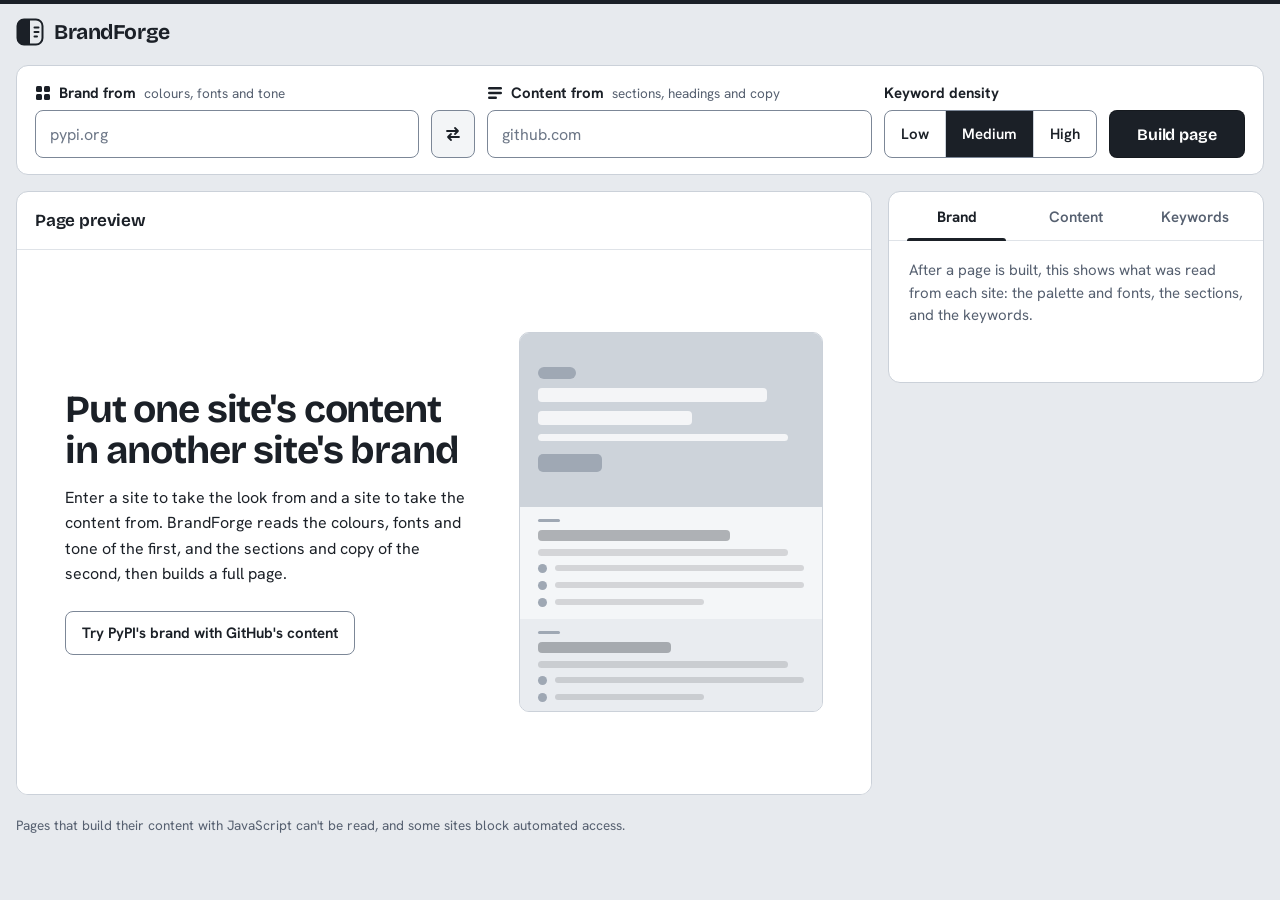
<file: static/index.html>
<!DOCTYPE html>
<html lang="en">
<head>
<meta charset="utf-8">
<meta name="viewport" content="width=device-width, initial-scale=1">
<title>BrandForge</title>
<meta name="description" content="Build a page from one site's content in another site's brand.">
<link rel="preload" href="/static/fonts/hanken-grotesk-latin-wght-normal.woff2" as="font" type="font/woff2" crossorigin>
<link rel="preload" href="/static/fonts/bricolage-grotesque-latin-wght-normal.woff2" as="font" type="font/woff2" crossorigin>
<link rel="stylesheet" href="/static/style.css">
</head>
<body>
<a class="skip" href="#stage">Skip to the page preview</a>

<header class="top">
  <a class="wordmark" href="/" aria-label="BrandForge, home">
    <svg class="mark" viewBox="0 0 28 28" width="28" height="28" aria-hidden="true">
      <rect x="1.5" y="1.5" width="25" height="25" rx="6.5" fill="none" stroke="currentColor" stroke-width="2"/>
      <path class="mark-fill" d="M1.5 8a6.5 6.5 0 0 1 6.5-6.5h6v25H8A6.5 6.5 0 0 1 1.5 20z"/>
      <path d="M18.5 9.5h4M18.5 14h4M18.5 18.5h2.5" stroke="currentColor" stroke-width="2" stroke-linecap="round" fill="none"/>
    </svg>
    <span>BrandForge</span>
  </a>
</header>

<form id="recipe" class="recipe" novalidate>
  <div class="donor">
    <label for="urlA">
      <svg class="glyph" viewBox="0 0 16 16" width="16" height="16" aria-hidden="true"><rect x="1" y="1" width="6" height="6" rx="1.5"/><rect x="9" y="1" width="6" height="6" rx="1.5"/><rect x="1" y="9" width="6" height="6" rx="1.5"/><rect x="9" y="9" width="6" height="6" rx="1.5"/></svg>
      Brand from <span class="hint">colours, fonts and tone</span>
    </label>
    <input id="urlA" type="text" inputmode="url" autocomplete="off" autocapitalize="off" spellcheck="false" placeholder="pypi.org">
  </div>

  <button id="swapBtn" class="swap" type="button" aria-label="Swap the two sites" title="Swap the two sites">
    <svg viewBox="0 0 20 20" width="20" height="20" aria-hidden="true"><path d="M4 7h11m0 0-3-3m3 3-3 3M16 13H5m0 0 3 3m-3-3 3-3" fill="none" stroke="currentColor" stroke-width="1.8" stroke-linecap="round" stroke-linejoin="round"/></svg>
  </button>

  <div class="donor">
    <label for="urlB">
      <svg class="glyph" viewBox="0 0 16 16" width="16" height="16" aria-hidden="true"><rect x="1" y="2" width="14" height="2.4" rx="1.2"/><rect x="1" y="6.8" width="14" height="2.4" rx="1.2"/><rect x="1" y="11.6" width="9" height="2.4" rx="1.2"/></svg>
      Content from <span class="hint">sections, headings and copy</span>
    </label>
    <input id="urlB" type="text" inputmode="url" autocomplete="off" autocapitalize="off" spellcheck="false" placeholder="github.com">
  </div>

  <fieldset class="density">
    <legend>Keyword density</legend>
    <div class="segments">
      <label><input type="radio" name="density" value="low"><span>Low</span></label>
      <label><input type="radio" name="density" value="medium" checked><span>Medium</span></label>
      <label><input type="radio" name="density" value="high"><span>High</span></label>
    </div>
  </fieldset>

  <button id="goBtn" class="go" type="submit">Build page</button>

  <p id="formError" class="form-error" role="alert" hidden></p>
</form>

<main class="workspace">

  <section id="stage" class="stage" aria-labelledby="stageTitle" tabindex="-1">
    <div class="stage-bar">
      <h2 id="stageTitle" class="stage-title">Page preview</h2>
      <div class="stage-tools" id="stageTools" hidden>
        <div class="devices" role="group" aria-label="Preview width">
          <button type="button" data-device="desktop" aria-pressed="true">Desktop</button>
          <button type="button" data-device="tablet" aria-pressed="false">Tablet</button>
          <button type="button" data-device="phone" aria-pressed="false">Phone</button>
        </div>
        <button type="button" id="openTabBtn" class="tool">Open in new tab</button>
        <button type="button" id="downloadBtn" class="tool">Download HTML</button>
        <button type="button" id="copyBtn" class="tool">Copy HTML</button>
      </div>
    </div>

    <div id="warnings" class="warnings" role="status" hidden></div>

    <div id="viewport" class="viewport" data-device="desktop">

      <div id="preflight" class="preflight">
        <div class="preflight-text">
          <div id="emptyCopy">
            <h3>Put one site's content in another site's brand</h3>
            <p>Enter a site to take the look from and a site to take the content from. BrandForge reads the colours, fonts and tone of the first, and the sections and copy of the second, then builds a full page.</p>
            <div class="starters">
              <button type="button" id="exampleBtn" class="example">Try PyPI's brand with GitHub's content</button>
              <div id="recent" class="recent" hidden>
                <p class="recent-title">Recent</p>
                <ul id="recentList"></ul>
              </div>
            </div>
          </div>

          <ol id="steps" class="steps" hidden aria-label="Build progress"></ol>
        </div>

        <div id="sketch" class="sketch" aria-hidden="true">
          <div class="sk-hero">
            <span class="sk-badge"></span>
            <span class="sk-line sk-h1"></span>
            <span class="sk-line sk-h1 sk-short"></span>
            <span class="sk-line sk-p"></span>
            <span class="sk-btn"></span>
          </div>
          <div class="sk-sec">
            <span class="sk-rule"></span>
            <span class="sk-line sk-h2"></span>
            <span class="sk-line sk-p"></span>
            <span class="sk-check"><i></i><b></b></span>
            <span class="sk-check"><i></i><b></b></span>
            <span class="sk-check"><i></i><b class="sk-short"></b></span>
          </div>
          <div class="sk-sec sk-alt">
            <span class="sk-rule"></span>
            <span class="sk-line sk-h2 sk-short"></span>
            <span class="sk-line sk-p"></span>
            <span class="sk-check"><i></i><b></b></span>
            <span class="sk-check"><i></i><b class="sk-short"></b></span>
          </div>
        </div>
      </div>

      <iframe id="pageFrame" title="Generated page preview" hidden
              sandbox="allow-same-origin allow-popups"></iframe>
    </div>
  </section>

  <aside class="inspector" aria-label="What was extracted">
    <div class="tabs" role="tablist" aria-label="Extraction details">
      <button type="button" role="tab" id="tab-brand" aria-controls="panel-brand" aria-selected="true">Brand</button>
      <button type="button" role="tab" id="tab-content" aria-controls="panel-content" aria-selected="false" tabindex="-1">Content</button>
      <button type="button" role="tab" id="tab-keywords" aria-controls="panel-keywords" aria-selected="false" tabindex="-1">Keywords</button>
    </div>

    <div class="panels">
      <p id="inspectorEmpty" class="inspector-empty">After a page is built, this shows what was read from each site: the palette and fonts, the sections, and the keywords.</p>

      <section id="panel-brand" role="tabpanel" aria-labelledby="tab-brand" tabindex="0" hidden>
        <h3>Palette</h3>
        <div id="paletteBar" class="palette-bar" role="img"></div>
        <ul id="swatches" class="swatches"></ul>
        <p id="paletteNote" class="note"></p>
        <h3>Fonts</h3>
        <ul id="fontList" class="plain-list"></ul>
        <h3>Tone</h3>
        <ul id="toneList" class="bars"></ul>
        <p id="toneNote" class="note"></p>
      </section>

      <section id="panel-content" role="tabpanel" aria-labelledby="tab-content" tabindex="0" hidden>
        <h3>Topic overlap</h3>
        <div class="overlap">
          <div class="meter" role="img" id="overlapMeter"><span id="overlapFill"></span></div>
          <p class="overlap-read"><strong id="overlapPct"></strong> <span id="overlapWords"></span></p>
        </div>
        <p id="swapNote" class="note"></p>
        <h3>Sections in order</h3>
        <ol id="sectionList" class="sections"></ol>
      </section>

      <section id="panel-keywords" role="tabpanel" aria-labelledby="tab-keywords" tabindex="0" hidden>
        <p id="kwOutcome" class="outcome"></p>
        <p class="note">Scored by a nearest-neighbours model trained on a small hand-labelled set. The percentage is the model's probability for its verdict.</p>
        <ul id="kwList" class="kw"></ul>
      </section>
    </div>
  </aside>
</main>

<footer class="foot">
  <p>Pages that build their content with JavaScript can't be read, and some sites block automated access.</p>
</footer>

<p id="live" class="sr-only" aria-live="polite"></p>
<script src="/static/app.js"></script>
</body>
</html>
</file>
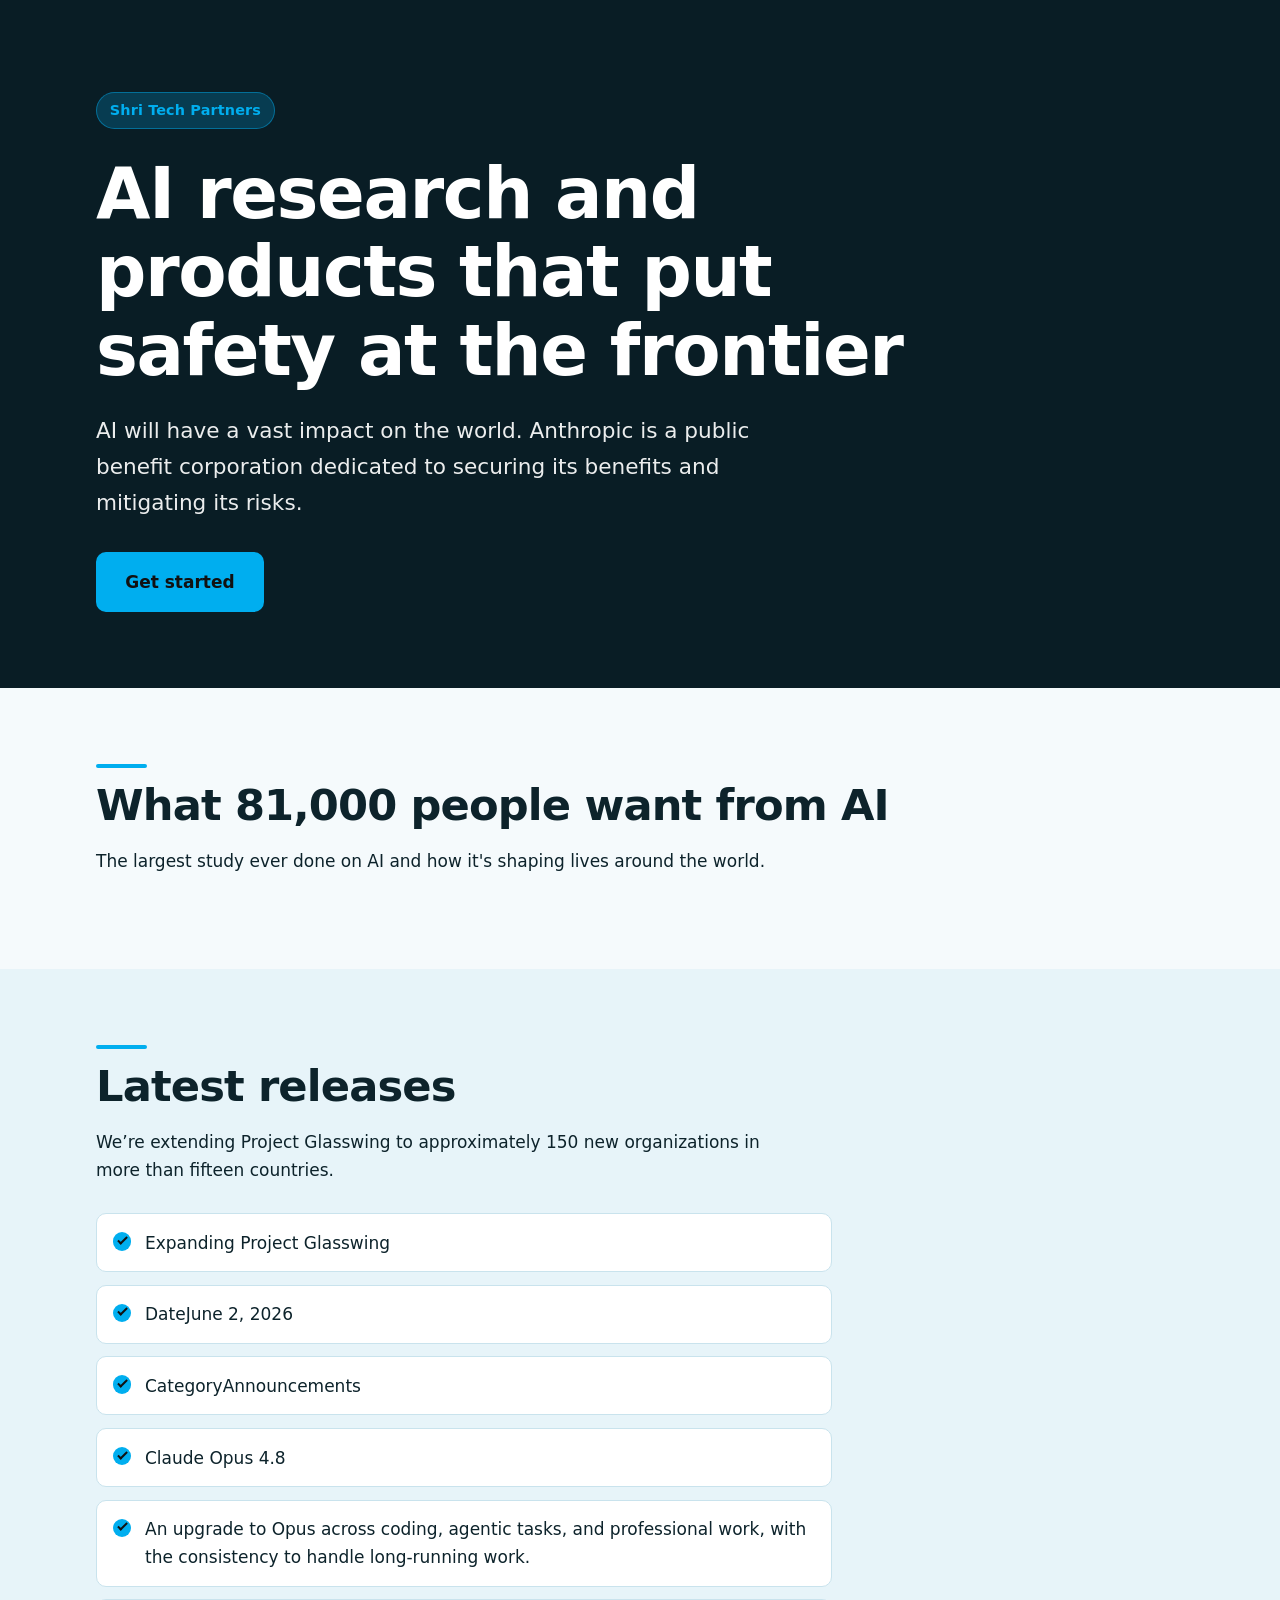
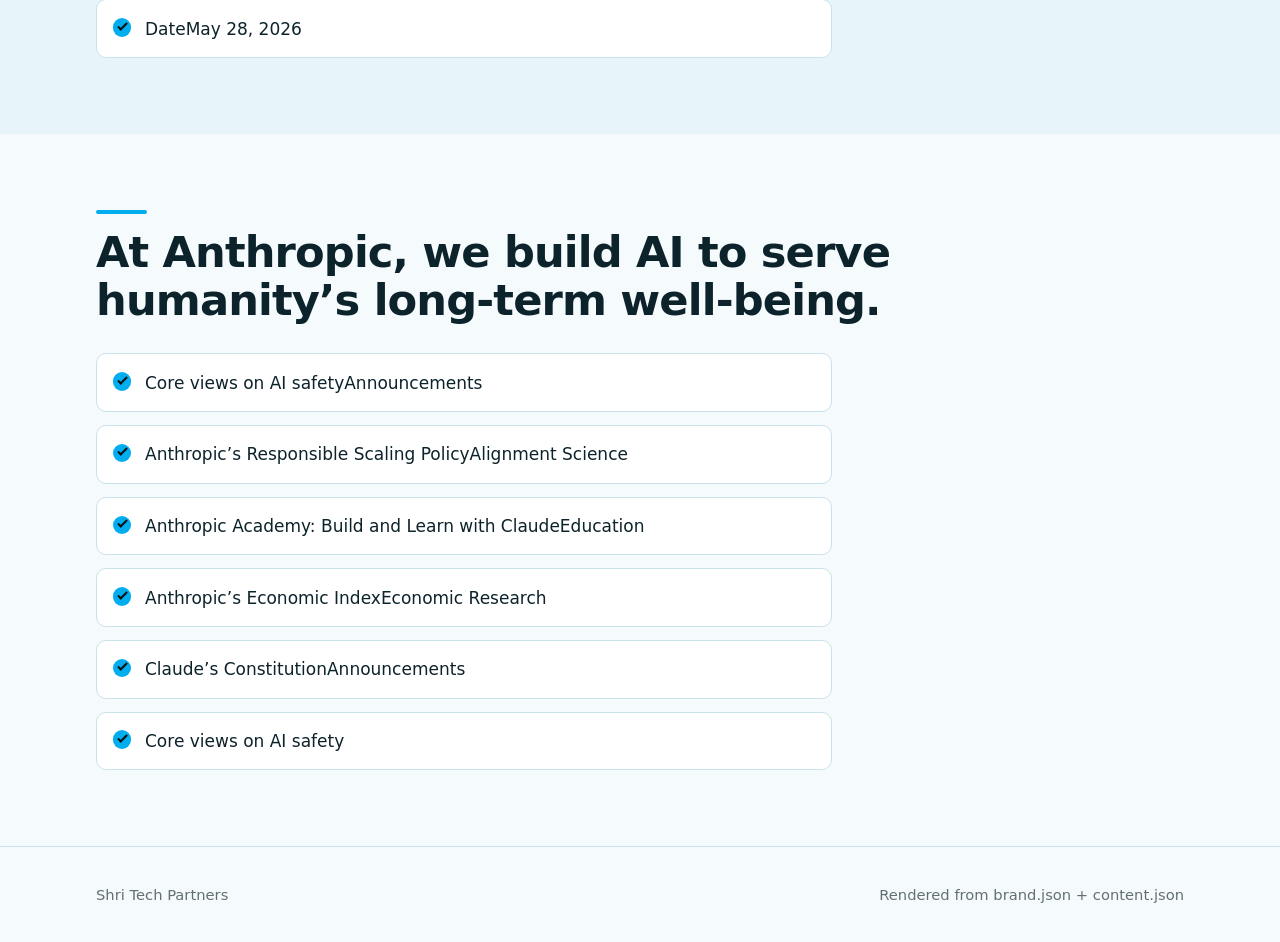
<file: output/anthropic_x_shritech.html>
<!DOCTYPE html>
<html lang="en">
<head>
<meta charset="utf-8">
<meta name="viewport" content="width=device-width, initial-scale=1">
<title>AI research and products that put safety at the frontier | Shri Tech Partners</title>

<style>
:root {
  --primary: #00aeef;
  --on-primary: #111111;
  --deep: #091d25;
  --on-deep: #ffffff;
  --hero-accent: #00aeef;
  --on-hero-accent: #111111;
  --paper: #f5fafc;
  --paper-2: #e7f4f9;
  --ink: #0d232b;
  --muted: #617075;
  --border: #c9e3ed;
  --link: #00749f;
  --soft: #e0f5fd;
  --accent: #00aeef;
  --on-accent: #111111;
  --radius: 10px;
  --pad: 4.75rem;
  --measure: 62ch;
  --font-heading: system-ui, -apple-system, "Segoe UI", Roboto, "Helvetica Neue", Arial, sans-serif;
  --font-body: system-ui, -apple-system, "Segoe UI", Roboto, "Helvetica Neue", Arial, sans-serif;
}
*, *::before, *::after { box-sizing: border-box; }
html { scroll-behavior: smooth; }
body {
  margin: 0; background: var(--paper); color: var(--ink);
  font-family: var(--font-body); font-size: 1.0625rem; line-height: 1.65;
  -webkit-font-smoothing: antialiased; text-rendering: optimizeLegibility;
}
.wrap { width: min(100% - 2.5rem, 68rem); margin-inline: auto; }

h1, h2 { font-family: var(--font-heading); font-weight: 700; letter-spacing: -0.02em; line-height: 1.12; margin: 0; text-wrap: balance; }
h1 { font-size: clamp(2.3rem, 5.4vw + 0.6rem, 4.4rem); }
h2 { font-size: clamp(1.7rem, 2.6vw + 0.8rem, 2.7rem); margin-bottom: 1.1rem; }
p { margin: 0 0 1.1rem; max-width: var(--measure); text-wrap: pretty; }

/* Hero: the deep brand colour anchors the page */
.hero { background: var(--deep); color: var(--on-deep); padding: calc(var(--pad) + 1rem) 0 var(--pad); }
.hero-inner { text-align: left; }
.hero .brand-mark {
  display: inline-block; margin: 0 0 1.6rem; padding: .35rem .8rem; border-radius: 999px;
  background: color-mix(in srgb, var(--hero-accent) 22%, transparent); color: var(--hero-accent);
  border: 1px solid color-mix(in srgb, var(--hero-accent) 45%, transparent); font-weight: 600; font-size: .9rem; letter-spacing: .01em;
}
.hero h1 { max-width: 18ch;  }
.hero .lead { font-size: clamp(1.1rem, .5vw + 1rem, 1.35rem); margin: 1.4rem 0 2rem; opacity: .92; max-width: 52ch;  }
.btn {
  display: inline-block; padding: .85rem 1.7rem; border-radius: var(--radius); font-weight: 700; text-decoration: none;
  background: var(--primary); color: var(--on-primary); border: 2px solid var(--primary);
  transition: transform .15s ease, box-shadow .15s ease;
}
.hero .btn { background: var(--hero-accent); color: var(--on-hero-accent); border-color: var(--hero-accent); }
.btn:hover { transform: translateY(-2px); box-shadow: 0 8px 22px rgba(0,0,0,.22); }
.btn:focus-visible, a:focus-visible { outline: 3px solid var(--accent); outline-offset: 3px; }
.hero-points {
  list-style: none; margin: 2.6rem 0 0; padding: 0; display: flex; flex-wrap: wrap; gap: .6rem;
  
}
.hero-points li {
  padding: .4rem .9rem; border-radius: 999px; font-size: .92rem;
  border: 1px solid color-mix(in srgb, var(--on-deep) 28%, transparent);
}

/* Content sections alternate paper tones so the scroll has rhythm */
.block { padding: var(--pad) 0; }
.block.alt { background: var(--paper-2); }
.block h2 { color: var(--ink); position: relative; padding-top: 1.1rem; }
.block h2::before {
  content: ""; position: absolute; top: 0; left: 0; width: 3.2rem; height: 4px; border-radius: 4px; background: var(--primary);
}
.checks { list-style: none; margin: 1.8rem 0 0; padding: 0; display: grid; gap: .8rem; max-width: 46rem; }
.checks li {
  position: relative; padding: .9rem 1rem .9rem 3rem; background: #fff; border: 1px solid var(--border);
  border-radius: var(--radius);
}
.checks li::before {
  content: ""; position: absolute; left: 1rem; top: 1.12rem; width: 1.15rem; height: 1.15rem; border-radius: 50%;
  background: var(--primary);
}
.checks li::after {
  content: ""; position: absolute; left: 1.42rem; top: 1.34rem; width: .34rem; height: .62rem;
  border: solid var(--on-primary); border-width: 0 2px 2px 0; transform: rotate(45deg) translate(-1px, -1px);
}
.foot { padding: 2.2rem 0; border-top: 1px solid var(--border); color: var(--muted); font-size: .92rem; }
.foot .wrap { display: flex; justify-content: space-between; flex-wrap: wrap; gap: .6rem; }

@media (max-width: 640px) {
  :root { --pad: 3.2rem; }
  .hero h1 { max-width: none; }
}
@media (prefers-reduced-motion: reduce) {
  html { scroll-behavior: auto; }
  .btn { transition: none; }
  .btn:hover { transform: none; }
}
</style>
</head>
<body>

  <header class="hero" id="top">
    <div class="wrap hero-inner">
      <p class="brand-mark">Shri Tech Partners</p>
      <h1>AI research and products that put safety at the frontier</h1>
      <p class="lead">AI will have a vast impact on the world. Anthropic is a public benefit corporation dedicated to securing its benefits and mitigating its risks.</p>
      <a class="btn" href="#s1">Get started</a>
      
    </div>
  </header>
  <section class="block" id="s1">
    <div class="wrap">
      <h2>What 81,000 people want from AI</h2>
      <p>The largest study ever done on AI and how it&#x27;s shaping lives around the world.</p>
      
    </div>
  </section>
  <section class="block alt" id="s2">
    <div class="wrap">
      <h2>Latest releases</h2>
      <p>We’re extending Project Glasswing to approximately 150 new organizations in more than fifteen countries.</p>
      <ul class="checks"><li>Expanding Project Glasswing</li><li>DateJune 2, 2026</li><li>CategoryAnnouncements</li><li>Claude Opus 4.8</li><li>An upgrade to Opus across coding, agentic tasks, and professional work, with the consistency to handle long-running work.</li><li>DateMay 28, 2026</li></ul>
    </div>
  </section>
  <section class="block" id="s3">
    <div class="wrap">
      <h2>At Anthropic, we build AI to serve humanity’s long-term well-being.</h2>
      
      <ul class="checks"><li>Core views on AI safetyAnnouncements</li><li>Anthropic’s Responsible Scaling PolicyAlignment Science</li><li>Anthropic Academy: Build and Learn with ClaudeEducation</li><li>Anthropic’s Economic IndexEconomic Research</li><li>Claude’s ConstitutionAnnouncements</li><li>Core views on AI safety</li></ul>
    </div>
  </section>
  <footer class="foot"><div class="wrap"><span>Shri Tech Partners</span><span>Rendered from brand.json + content.json</span></div></footer>
</body>
</html>
</file>
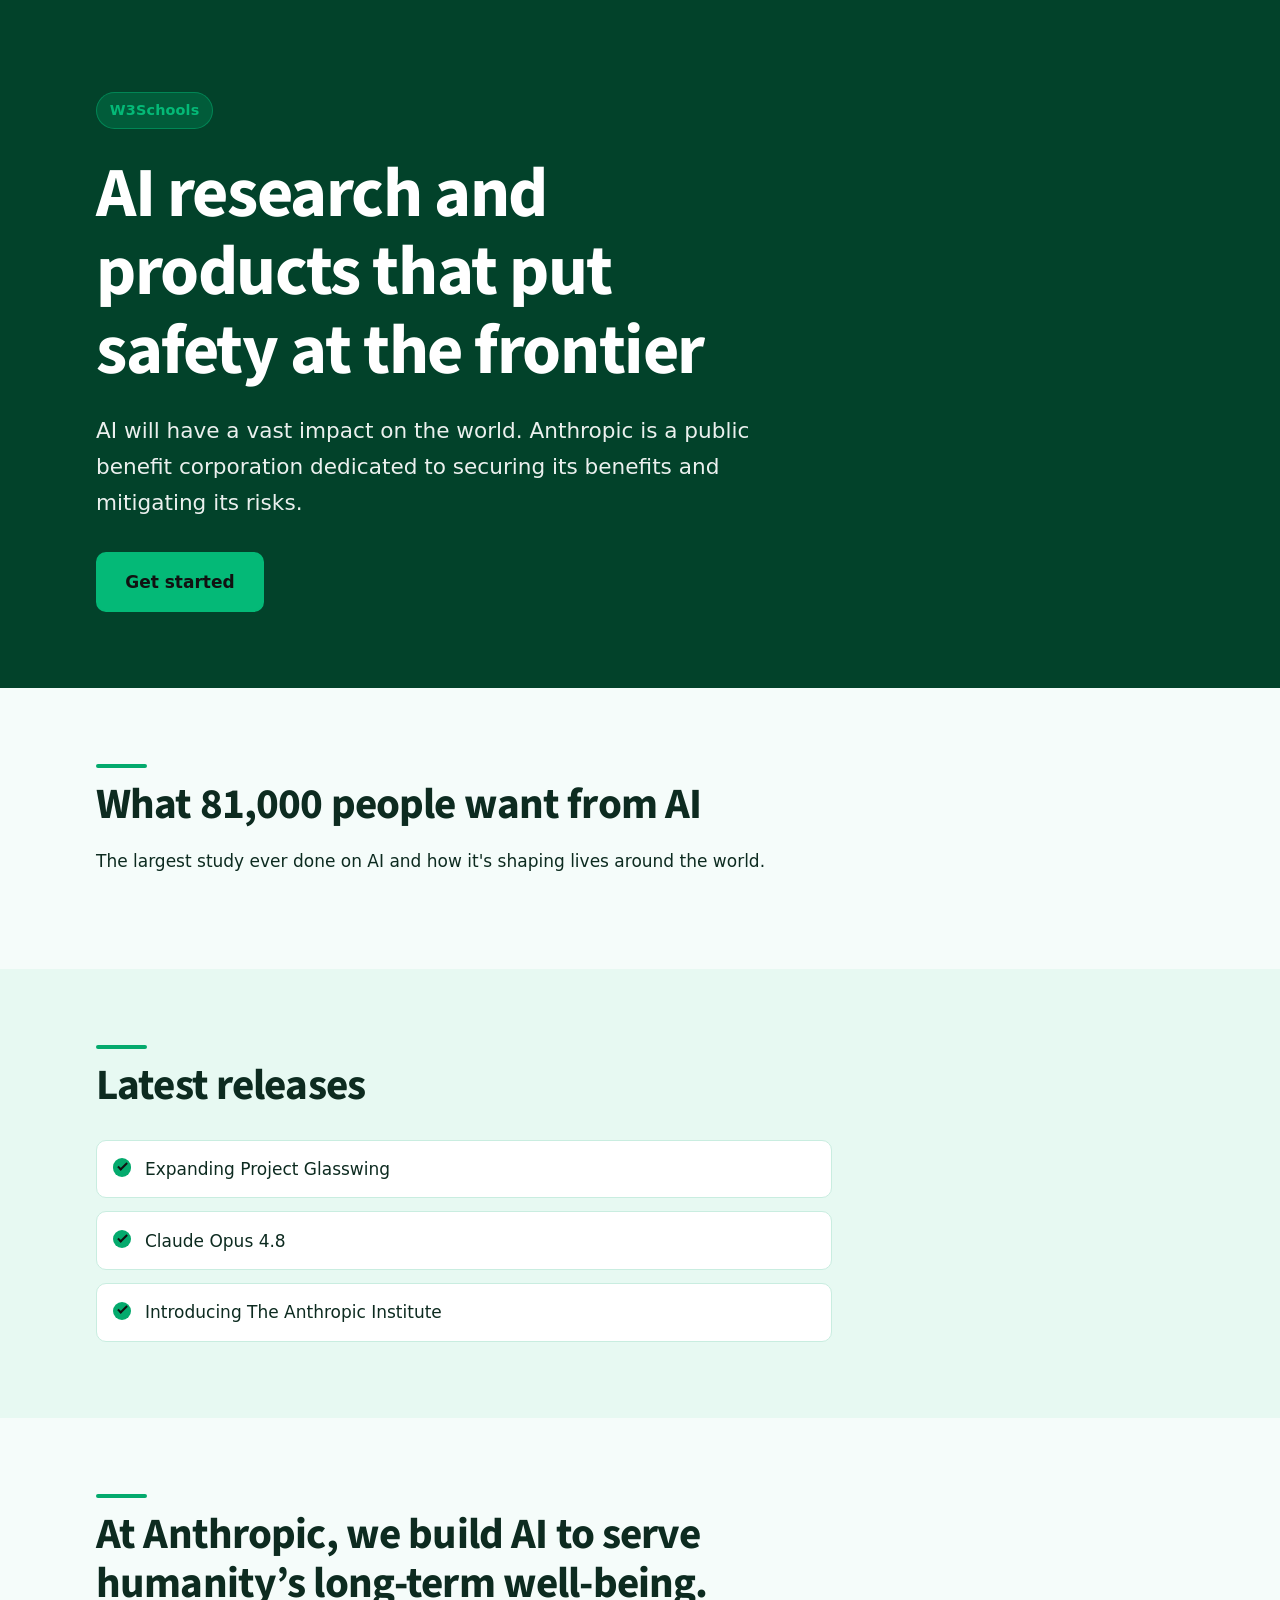
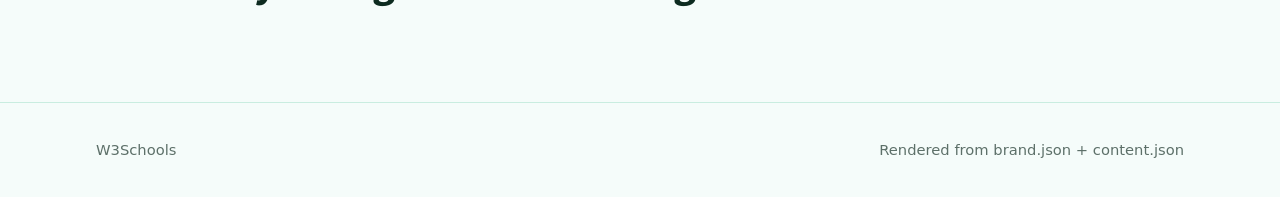
<file: output/anthropic_x_w3schools.html>
<!DOCTYPE html>
<html lang="en">
<head>
<meta charset="utf-8">
<meta name="viewport" content="width=device-width, initial-scale=1">
<title>AI research and products that put safety at the frontier | W3Schools</title>
<link rel="preconnect" href="https://fonts.googleapis.com"><link rel="preconnect" href="https://fonts.gstatic.com" crossorigin><link rel="stylesheet" href="https://fonts.googleapis.com/css2?family=Source+Sans+Pro:wght@400;500;600;700;800&amp;family=Source+Sans+Pro+Topnav:wght@400;500;600;700;800&amp;display=swap">
<style>
:root {
  --primary: #04aa6d;
  --on-primary: #111111;
  --deep: #02422a;
  --on-deep: #ffffff;
  --hero-accent: #04b977;
  --on-hero-accent: #111111;
  --paper: #f5fcfa;
  --paper-2: #e7f9f2;
  --ink: #0d2b20;
  --muted: #5d7069;
  --border: #c9ede0;
  --link: #038052;
  --soft: #e1f5ed;
  --accent: #0d1721;
  --on-accent: #ffffff;
  --radius: 10px;
  --pad: 4.75rem;
  --measure: 62ch;
  --font-heading: "Source Sans Pro", system-ui, -apple-system, "Segoe UI", Roboto, "Helvetica Neue", Arial, sans-serif;
  --font-body: "Source Sans Pro Topnav", system-ui, -apple-system, "Segoe UI", Roboto, "Helvetica Neue", Arial, sans-serif;
}
*, *::before, *::after { box-sizing: border-box; }
html { scroll-behavior: smooth; }
body {
  margin: 0; background: var(--paper); color: var(--ink);
  font-family: var(--font-body); font-size: 1.0625rem; line-height: 1.65;
  -webkit-font-smoothing: antialiased; text-rendering: optimizeLegibility;
}
.wrap { width: min(100% - 2.5rem, 68rem); margin-inline: auto; }

h1, h2 { font-family: var(--font-heading); font-weight: 700; letter-spacing: -0.02em; line-height: 1.12; margin: 0; text-wrap: balance; }
h1 { font-size: clamp(2.3rem, 5.4vw + 0.6rem, 4.4rem); }
h2 { font-size: clamp(1.7rem, 2.6vw + 0.8rem, 2.7rem); margin-bottom: 1.1rem; }
p { margin: 0 0 1.1rem; max-width: var(--measure); text-wrap: pretty; }

/* Hero: the deep brand colour anchors the page */
.hero { background: var(--deep); color: var(--on-deep); padding: calc(var(--pad) + 1rem) 0 var(--pad); }
.hero-inner { text-align: left; }
.hero .brand-mark {
  display: inline-block; margin: 0 0 1.6rem; padding: .35rem .8rem; border-radius: 999px;
  background: color-mix(in srgb, var(--hero-accent) 22%, transparent); color: var(--hero-accent);
  border: 1px solid color-mix(in srgb, var(--hero-accent) 45%, transparent); font-weight: 600; font-size: .9rem; letter-spacing: .01em;
}
.hero h1 { max-width: 18ch;  }
.hero .lead { font-size: clamp(1.1rem, .5vw + 1rem, 1.35rem); margin: 1.4rem 0 2rem; opacity: .92; max-width: 52ch;  }
.btn {
  display: inline-block; padding: .85rem 1.7rem; border-radius: var(--radius); font-weight: 700; text-decoration: none;
  background: var(--primary); color: var(--on-primary); border: 2px solid var(--primary);
  transition: transform .15s ease, box-shadow .15s ease;
}
.hero .btn { background: var(--hero-accent); color: var(--on-hero-accent); border-color: var(--hero-accent); }
.btn:hover { transform: translateY(-2px); box-shadow: 0 8px 22px rgba(0,0,0,.22); }
.btn:focus-visible, a:focus-visible { outline: 3px solid var(--accent); outline-offset: 3px; }
.hero-points {
  list-style: none; margin: 2.6rem 0 0; padding: 0; display: flex; flex-wrap: wrap; gap: .6rem;
  
}
.hero-points li {
  padding: .4rem .9rem; border-radius: 999px; font-size: .92rem;
  border: 1px solid color-mix(in srgb, var(--on-deep) 28%, transparent);
}

/* Content sections alternate paper tones so the scroll has rhythm */
.block { padding: var(--pad) 0; }
.block.alt { background: var(--paper-2); }
.block h2 { color: var(--ink); position: relative; padding-top: 1.1rem; }
.block h2::before {
  content: ""; position: absolute; top: 0; left: 0; width: 3.2rem; height: 4px; border-radius: 4px; background: var(--primary);
}
.checks { list-style: none; margin: 1.8rem 0 0; padding: 0; display: grid; gap: .8rem; max-width: 46rem; }
.checks li {
  position: relative; padding: .9rem 1rem .9rem 3rem; background: #fff; border: 1px solid var(--border);
  border-radius: var(--radius);
}
.checks li::before {
  content: ""; position: absolute; left: 1rem; top: 1.12rem; width: 1.15rem; height: 1.15rem; border-radius: 50%;
  background: var(--primary);
}
.checks li::after {
  content: ""; position: absolute; left: 1.42rem; top: 1.34rem; width: .34rem; height: .62rem;
  border: solid var(--on-primary); border-width: 0 2px 2px 0; transform: rotate(45deg) translate(-1px, -1px);
}
.foot { padding: 2.2rem 0; border-top: 1px solid var(--border); color: var(--muted); font-size: .92rem; }
.foot .wrap { display: flex; justify-content: space-between; flex-wrap: wrap; gap: .6rem; }

@media (max-width: 640px) {
  :root { --pad: 3.2rem; }
  .hero h1 { max-width: none; }
}
@media (prefers-reduced-motion: reduce) {
  html { scroll-behavior: auto; }
  .btn { transition: none; }
  .btn:hover { transform: none; }
}
</style>
</head>
<body>

  <header class="hero" id="top">
    <div class="wrap hero-inner">
      <p class="brand-mark">W3Schools</p>
      <h1>AI research and products that put safety at the frontier</h1>
      <p class="lead">AI will have a vast impact on the world. Anthropic is a public benefit corporation dedicated to securing its benefits and mitigating its risks.</p>
      <a class="btn" href="#s1">Get started</a>
      
    </div>
  </header>
  <section class="block" id="s1">
    <div class="wrap">
      <h2>What 81,000 people want from AI</h2>
      <p>The largest study ever done on AI and how it&#x27;s shaping lives around the world.</p>
      
    </div>
  </section>
  <section class="block alt" id="s2">
    <div class="wrap">
      <h2>Latest releases</h2>
      
      <ul class="checks"><li>Expanding Project Glasswing</li><li>Claude Opus 4.8</li><li>Introducing The Anthropic Institute</li></ul>
    </div>
  </section>
  <section class="block" id="s3">
    <div class="wrap">
      <h2>At Anthropic, we build AI to serve humanity’s long-term well-being.</h2>
      
      
    </div>
  </section>
  <footer class="foot"><div class="wrap"><span>W3Schools</span><span>Rendered from brand.json + content.json</span></div></footer>
</body>
</html>
</file>
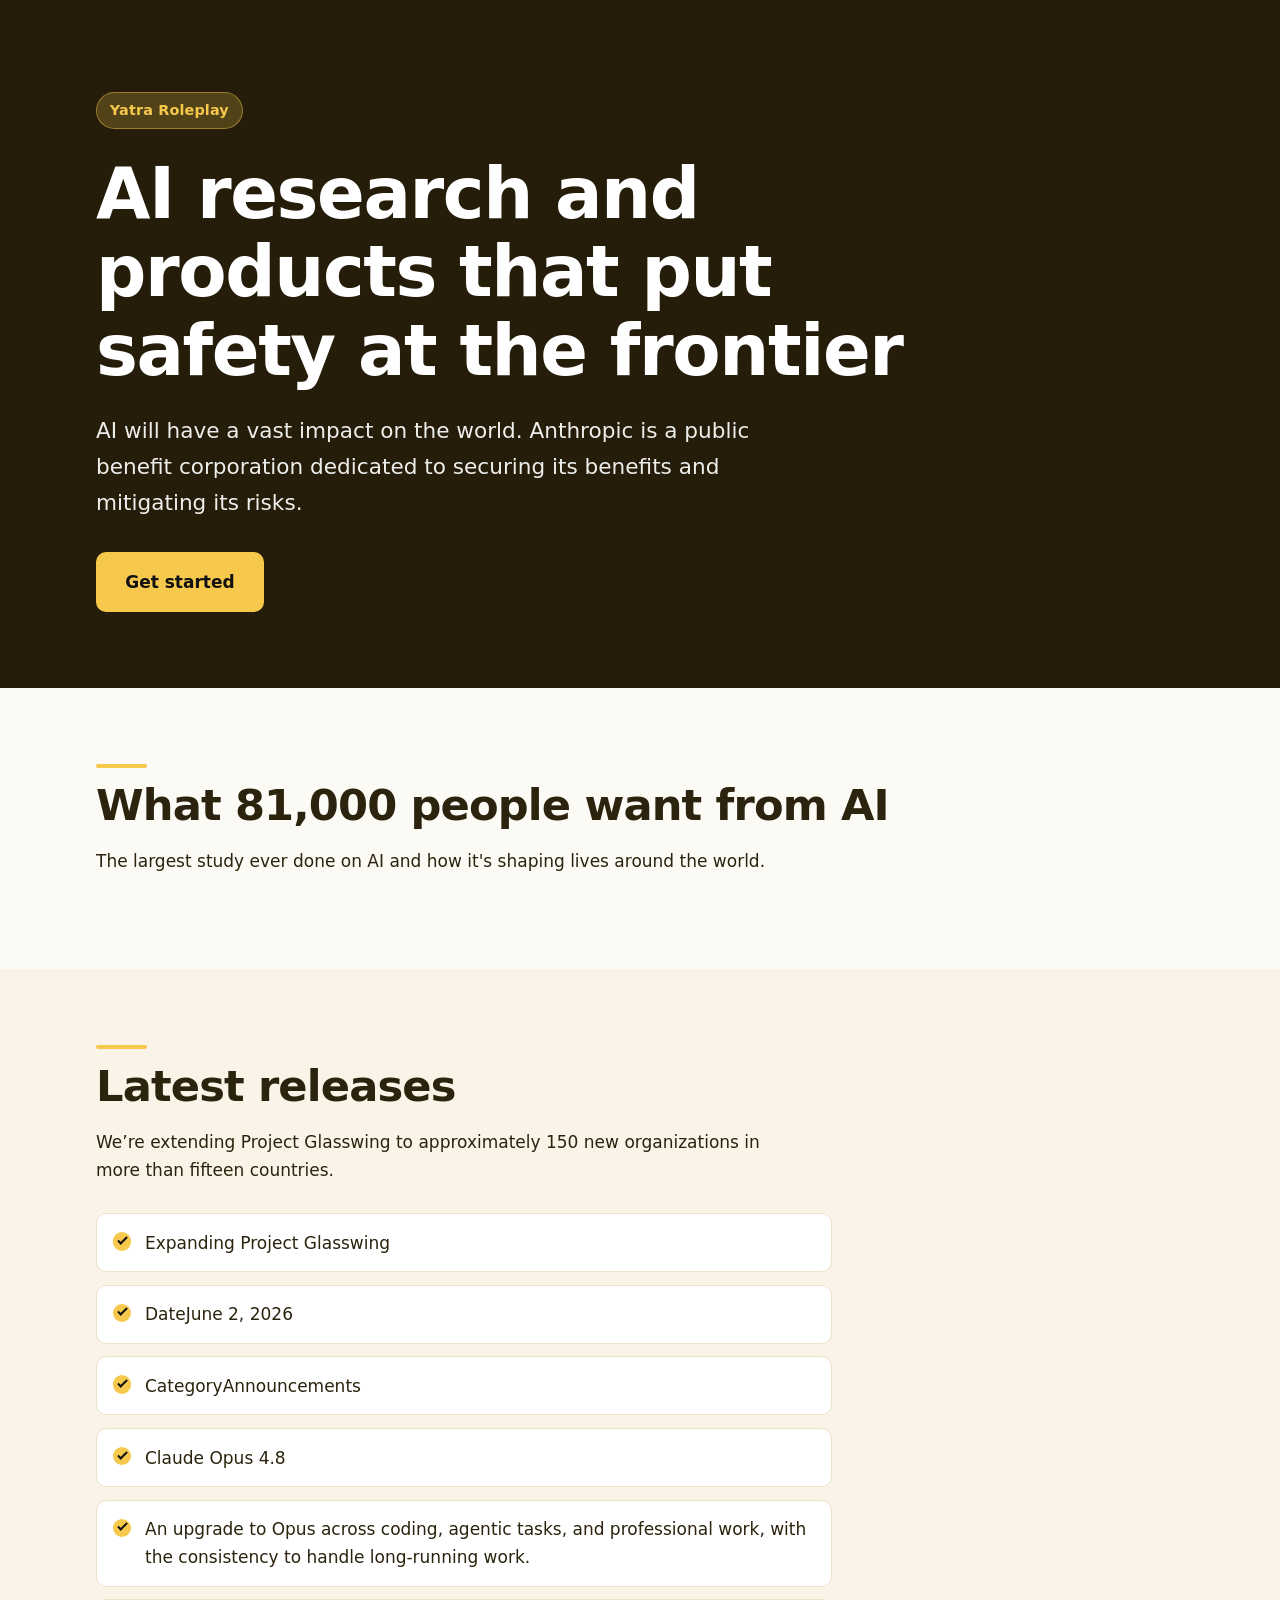
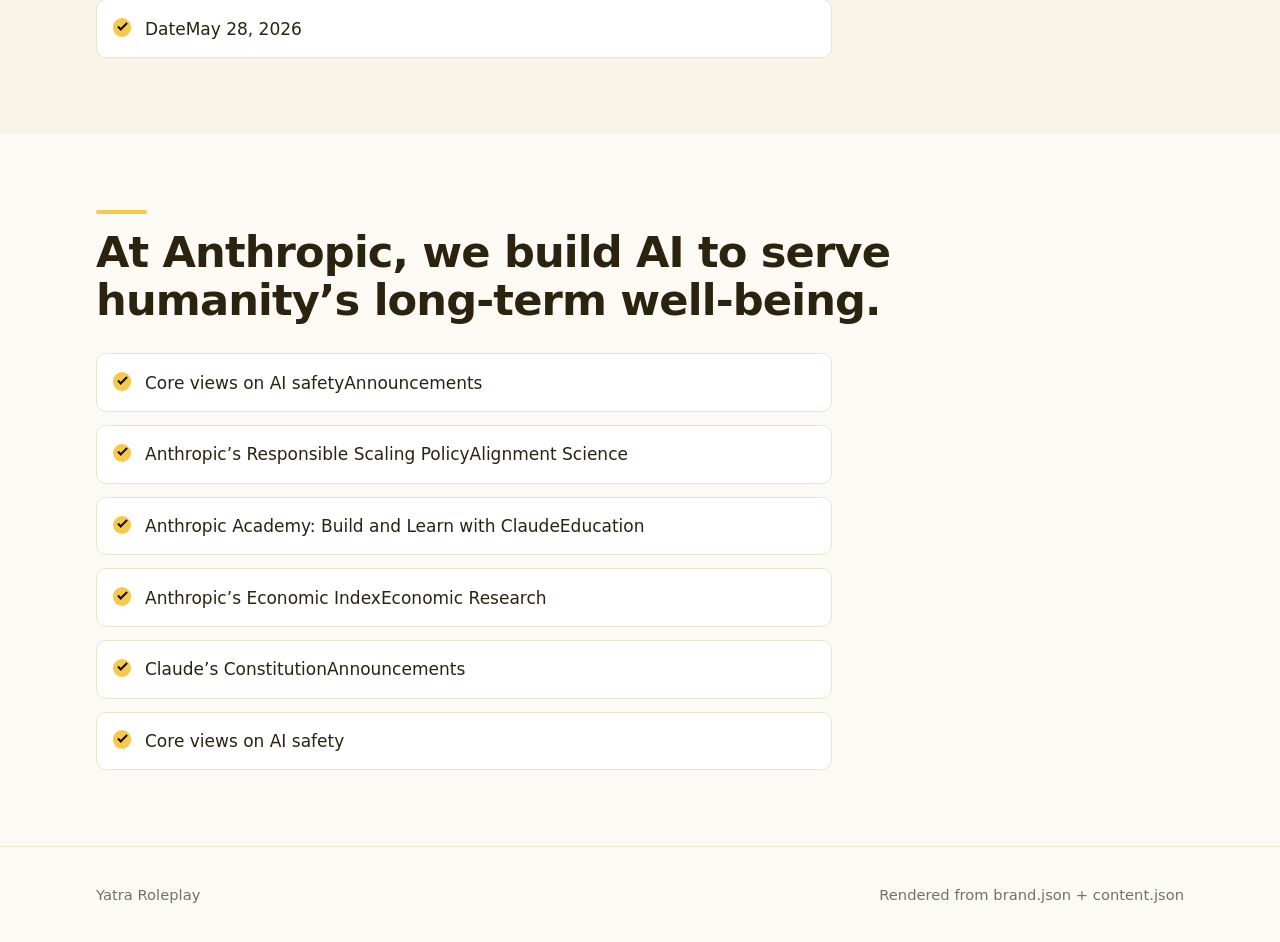
<file: output/anthropic_x_yatra.html>
<!DOCTYPE html>
<html lang="en">
<head>
<meta charset="utf-8">
<meta name="viewport" content="width=device-width, initial-scale=1">
<title>AI research and products that put safety at the frontier | Yatra Roleplay</title>

<style>
:root {
  --primary: #f6c84c;
  --on-primary: #111111;
  --deep: #251d09;
  --on-deep: #ffffff;
  --hero-accent: #f6c84c;
  --on-hero-accent: #111111;
  --paper: #fcfaf5;
  --paper-2: #f9f4e7;
  --ink: #2b230d;
  --muted: #757061;
  --border: #ede3c9;
  --link: #856c29;
  --soft: #fef8ea;
  --accent: #b42c24;
  --on-accent: #ffffff;
  --radius: 10px;
  --pad: 4.75rem;
  --measure: 62ch;
  --font-heading: system-ui, -apple-system, "Segoe UI", Roboto, "Helvetica Neue", Arial, sans-serif;
  --font-body: system-ui, -apple-system, "Segoe UI", Roboto, "Helvetica Neue", Arial, sans-serif;
}
*, *::before, *::after { box-sizing: border-box; }
html { scroll-behavior: smooth; }
body {
  margin: 0; background: var(--paper); color: var(--ink);
  font-family: var(--font-body); font-size: 1.0625rem; line-height: 1.65;
  -webkit-font-smoothing: antialiased; text-rendering: optimizeLegibility;
}
.wrap { width: min(100% - 2.5rem, 68rem); margin-inline: auto; }

h1, h2 { font-family: var(--font-heading); font-weight: 700; letter-spacing: -0.02em; line-height: 1.12; margin: 0; text-wrap: balance; }
h1 { font-size: clamp(2.3rem, 5.4vw + 0.6rem, 4.4rem); }
h2 { font-size: clamp(1.7rem, 2.6vw + 0.8rem, 2.7rem); margin-bottom: 1.1rem; }
p { margin: 0 0 1.1rem; max-width: var(--measure); text-wrap: pretty; }

/* Hero: the deep brand colour anchors the page */
.hero { background: var(--deep); color: var(--on-deep); padding: calc(var(--pad) + 1rem) 0 var(--pad); }
.hero-inner { text-align: left; }
.hero .brand-mark {
  display: inline-block; margin: 0 0 1.6rem; padding: .35rem .8rem; border-radius: 999px;
  background: color-mix(in srgb, var(--hero-accent) 22%, transparent); color: var(--hero-accent);
  border: 1px solid color-mix(in srgb, var(--hero-accent) 45%, transparent); font-weight: 600; font-size: .9rem; letter-spacing: .01em;
}
.hero h1 { max-width: 18ch;  }
.hero .lead { font-size: clamp(1.1rem, .5vw + 1rem, 1.35rem); margin: 1.4rem 0 2rem; opacity: .92; max-width: 52ch;  }
.btn {
  display: inline-block; padding: .85rem 1.7rem; border-radius: var(--radius); font-weight: 700; text-decoration: none;
  background: var(--primary); color: var(--on-primary); border: 2px solid var(--primary);
  transition: transform .15s ease, box-shadow .15s ease;
}
.hero .btn { background: var(--hero-accent); color: var(--on-hero-accent); border-color: var(--hero-accent); }
.btn:hover { transform: translateY(-2px); box-shadow: 0 8px 22px rgba(0,0,0,.22); }
.btn:focus-visible, a:focus-visible { outline: 3px solid var(--accent); outline-offset: 3px; }
.hero-points {
  list-style: none; margin: 2.6rem 0 0; padding: 0; display: flex; flex-wrap: wrap; gap: .6rem;
  
}
.hero-points li {
  padding: .4rem .9rem; border-radius: 999px; font-size: .92rem;
  border: 1px solid color-mix(in srgb, var(--on-deep) 28%, transparent);
}

/* Content sections alternate paper tones so the scroll has rhythm */
.block { padding: var(--pad) 0; }
.block.alt { background: var(--paper-2); }
.block h2 { color: var(--ink); position: relative; padding-top: 1.1rem; }
.block h2::before {
  content: ""; position: absolute; top: 0; left: 0; width: 3.2rem; height: 4px; border-radius: 4px; background: var(--primary);
}
.checks { list-style: none; margin: 1.8rem 0 0; padding: 0; display: grid; gap: .8rem; max-width: 46rem; }
.checks li {
  position: relative; padding: .9rem 1rem .9rem 3rem; background: #fff; border: 1px solid var(--border);
  border-radius: var(--radius);
}
.checks li::before {
  content: ""; position: absolute; left: 1rem; top: 1.12rem; width: 1.15rem; height: 1.15rem; border-radius: 50%;
  background: var(--primary);
}
.checks li::after {
  content: ""; position: absolute; left: 1.42rem; top: 1.34rem; width: .34rem; height: .62rem;
  border: solid var(--on-primary); border-width: 0 2px 2px 0; transform: rotate(45deg) translate(-1px, -1px);
}
.foot { padding: 2.2rem 0; border-top: 1px solid var(--border); color: var(--muted); font-size: .92rem; }
.foot .wrap { display: flex; justify-content: space-between; flex-wrap: wrap; gap: .6rem; }

@media (max-width: 640px) {
  :root { --pad: 3.2rem; }
  .hero h1 { max-width: none; }
}
@media (prefers-reduced-motion: reduce) {
  html { scroll-behavior: auto; }
  .btn { transition: none; }
  .btn:hover { transform: none; }
}
</style>
</head>
<body>

  <header class="hero" id="top">
    <div class="wrap hero-inner">
      <p class="brand-mark">Yatra Roleplay</p>
      <h1>AI research and products that put safety at the frontier</h1>
      <p class="lead">AI will have a vast impact on the world. Anthropic is a public benefit corporation dedicated to securing its benefits and mitigating its risks.</p>
      <a class="btn" href="#s1">Get started</a>
      
    </div>
  </header>
  <section class="block" id="s1">
    <div class="wrap">
      <h2>What 81,000 people want from AI</h2>
      <p>The largest study ever done on AI and how it&#x27;s shaping lives around the world.</p>
      
    </div>
  </section>
  <section class="block alt" id="s2">
    <div class="wrap">
      <h2>Latest releases</h2>
      <p>We’re extending Project Glasswing to approximately 150 new organizations in more than fifteen countries.</p>
      <ul class="checks"><li>Expanding Project Glasswing</li><li>DateJune 2, 2026</li><li>CategoryAnnouncements</li><li>Claude Opus 4.8</li><li>An upgrade to Opus across coding, agentic tasks, and professional work, with the consistency to handle long-running work.</li><li>DateMay 28, 2026</li></ul>
    </div>
  </section>
  <section class="block" id="s3">
    <div class="wrap">
      <h2>At Anthropic, we build AI to serve humanity’s long-term well-being.</h2>
      
      <ul class="checks"><li>Core views on AI safetyAnnouncements</li><li>Anthropic’s Responsible Scaling PolicyAlignment Science</li><li>Anthropic Academy: Build and Learn with ClaudeEducation</li><li>Anthropic’s Economic IndexEconomic Research</li><li>Claude’s ConstitutionAnnouncements</li><li>Core views on AI safety</li></ul>
    </div>
  </section>
  <footer class="foot"><div class="wrap"><span>Yatra Roleplay</span><span>Rendered from brand.json + content.json</span></div></footer>
</body>
</html>
</file>
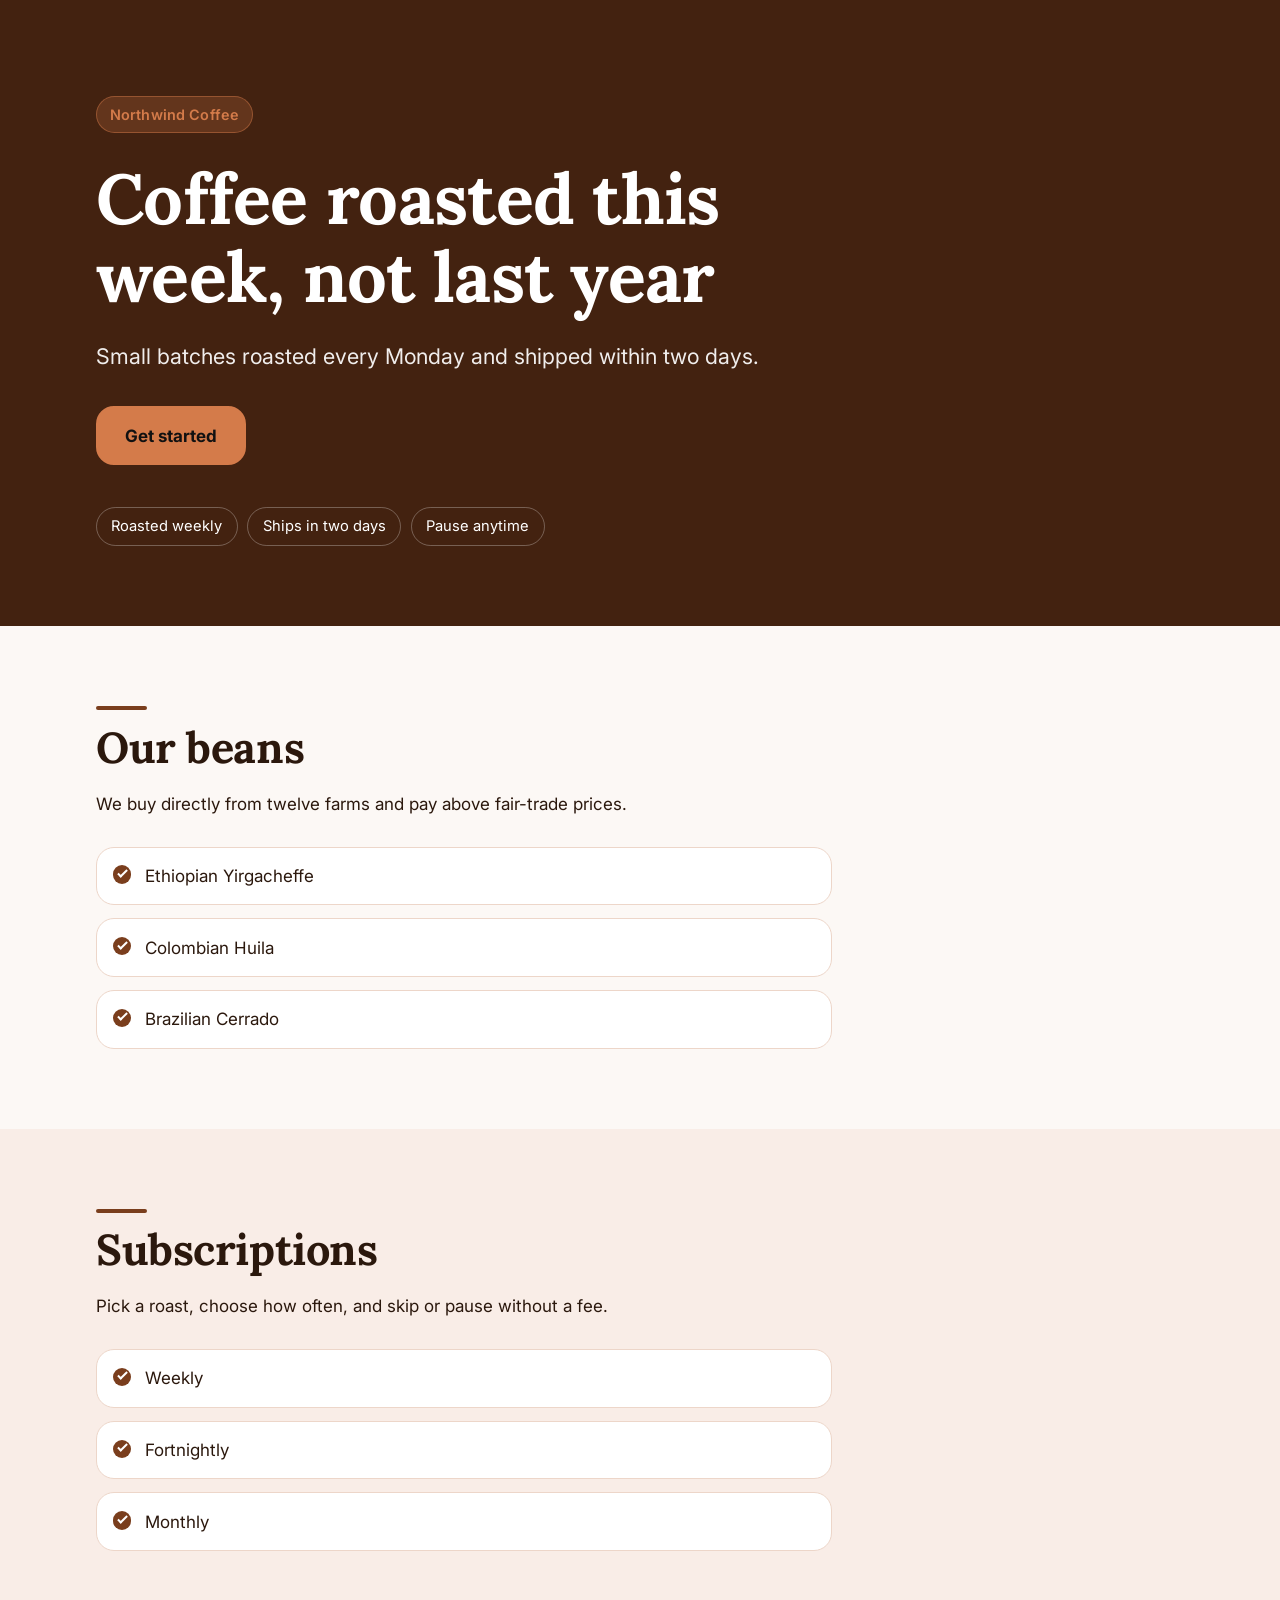
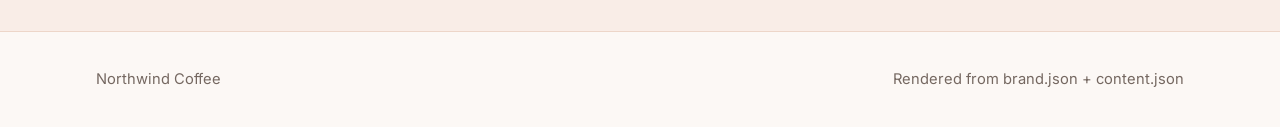
<file: output/example.html>
<!DOCTYPE html>
<html lang="en">
<head>
<meta charset="utf-8">
<meta name="viewport" content="width=device-width, initial-scale=1">
<title>Coffee roasted this week, not last year | Northwind Coffee</title>
<link rel="preconnect" href="https://fonts.googleapis.com"><link rel="preconnect" href="https://fonts.gstatic.com" crossorigin><link rel="stylesheet" href="https://fonts.googleapis.com/css2?family=Lora:wght@400;500;600;700;800&amp;family=Inter:wght@400;500;600;700;800&amp;display=swap">
<style>
:root {
  --primary: #7a3e1d;
  --on-primary: #ffffff;
  --deep: #432210;
  --on-deep: #ffffff;
  --hero-accent: #d47b4a;
  --on-hero-accent: #111111;
  --paper: #fcf8f5;
  --paper-2: #f9ede7;
  --ink: #2b180d;
  --muted: #756861;
  --border: #edd6c9;
  --link: #7a3e1d;
  --soft: #efe8e4;
  --accent: #7a3e1d;
  --on-accent: #ffffff;
  --radius: 18px;
  --pad: 5rem;
  --measure: 60ch;
  --font-heading: "Lora", Georgia, "Times New Roman", Times, serif;
  --font-body: "Inter", system-ui, -apple-system, "Segoe UI", Roboto, "Helvetica Neue", Arial, sans-serif;
}
*, *::before, *::after { box-sizing: border-box; }
html { scroll-behavior: smooth; }
body {
  margin: 0; background: var(--paper); color: var(--ink);
  font-family: var(--font-body); font-size: 1.0625rem; line-height: 1.65;
  -webkit-font-smoothing: antialiased; text-rendering: optimizeLegibility;
}
.wrap { width: min(100% - 2.5rem, 68rem); margin-inline: auto; }

h1, h2 { font-family: var(--font-heading); font-weight: 700; letter-spacing: -0.01em; line-height: 1.12; margin: 0; text-wrap: balance; }
h1 { font-size: clamp(2.3rem, 5.4vw + 0.6rem, 4.4rem); }
h2 { font-size: clamp(1.7rem, 2.6vw + 0.8rem, 2.7rem); margin-bottom: 1.1rem; }
p { margin: 0 0 1.1rem; max-width: var(--measure); text-wrap: pretty; }

/* Hero: the deep brand colour anchors the page */
.hero { background: var(--deep); color: var(--on-deep); padding: calc(var(--pad) + 1rem) 0 var(--pad); }
.hero-inner { text-align: left; }
.hero .brand-mark {
  display: inline-block; margin: 0 0 1.6rem; padding: .35rem .8rem; border-radius: 999px;
  background: color-mix(in srgb, var(--hero-accent) 22%, transparent); color: var(--hero-accent);
  border: 1px solid color-mix(in srgb, var(--hero-accent) 45%, transparent); font-weight: 600; font-size: .9rem; letter-spacing: .01em;
}
.hero h1 { max-width: 18ch;  }
.hero .lead { font-size: clamp(1.1rem, .5vw + 1rem, 1.35rem); margin: 1.4rem 0 2rem; opacity: .92; max-width: 52ch;  }
.btn {
  display: inline-block; padding: .85rem 1.7rem; border-radius: var(--radius); font-weight: 700; text-decoration: none;
  background: var(--primary); color: var(--on-primary); border: 2px solid var(--primary);
  transition: transform .15s ease, box-shadow .15s ease;
}
.hero .btn { background: var(--hero-accent); color: var(--on-hero-accent); border-color: var(--hero-accent); }
.btn:hover { transform: translateY(-2px); box-shadow: 0 8px 22px rgba(0,0,0,.22); }
.btn:focus-visible, a:focus-visible { outline: 3px solid var(--accent); outline-offset: 3px; }
.hero-points {
  list-style: none; margin: 2.6rem 0 0; padding: 0; display: flex; flex-wrap: wrap; gap: .6rem;
  
}
.hero-points li {
  padding: .4rem .9rem; border-radius: 999px; font-size: .92rem;
  border: 1px solid color-mix(in srgb, var(--on-deep) 28%, transparent);
}

/* Content sections alternate paper tones so the scroll has rhythm */
.block { padding: var(--pad) 0; }
.block.alt { background: var(--paper-2); }
.block h2 { color: var(--ink); position: relative; padding-top: 1.1rem; }
.block h2::before {
  content: ""; position: absolute; top: 0; left: 0; width: 3.2rem; height: 4px; border-radius: 4px; background: var(--primary);
}
.checks { list-style: none; margin: 1.8rem 0 0; padding: 0; display: grid; gap: .8rem; max-width: 46rem; }
.checks li {
  position: relative; padding: .9rem 1rem .9rem 3rem; background: #fff; border: 1px solid var(--border);
  border-radius: var(--radius);
}
.checks li::before {
  content: ""; position: absolute; left: 1rem; top: 1.12rem; width: 1.15rem; height: 1.15rem; border-radius: 50%;
  background: var(--primary);
}
.checks li::after {
  content: ""; position: absolute; left: 1.42rem; top: 1.34rem; width: .34rem; height: .62rem;
  border: solid var(--on-primary); border-width: 0 2px 2px 0; transform: rotate(45deg) translate(-1px, -1px);
}
.foot { padding: 2.2rem 0; border-top: 1px solid var(--border); color: var(--muted); font-size: .92rem; }
.foot .wrap { display: flex; justify-content: space-between; flex-wrap: wrap; gap: .6rem; }

@media (max-width: 640px) {
  :root { --pad: 3.2rem; }
  .hero h1 { max-width: none; }
}
@media (prefers-reduced-motion: reduce) {
  html { scroll-behavior: auto; }
  .btn { transition: none; }
  .btn:hover { transform: none; }
}
</style>
</head>
<body>

  <header class="hero" id="top">
    <div class="wrap hero-inner">
      <p class="brand-mark">Northwind Coffee</p>
      <h1>Coffee roasted this week, not last year</h1>
      <p class="lead">Small batches roasted every Monday and shipped within two days.</p>
      <a class="btn" href="#s1">Get started</a>
      <ul class="hero-points"><li>Roasted weekly</li><li>Ships in two days</li><li>Pause anytime</li></ul>
    </div>
  </header>
  <section class="block" id="s1">
    <div class="wrap">
      <h2>Our beans</h2>
      <p>We buy directly from twelve farms and pay above fair-trade prices.</p>
      <ul class="checks"><li>Ethiopian Yirgacheffe</li><li>Colombian Huila</li><li>Brazilian Cerrado</li></ul>
    </div>
  </section>
  <section class="block alt" id="s2">
    <div class="wrap">
      <h2>Subscriptions</h2>
      <p>Pick a roast, choose how often, and skip or pause without a fee.</p>
      <ul class="checks"><li>Weekly</li><li>Fortnightly</li><li>Monthly</li></ul>
    </div>
  </section>
  <footer class="foot"><div class="wrap"><span>Northwind Coffee</span><span>Rendered from brand.json + content.json</span></div></footer>
</body>
</html>
</file>
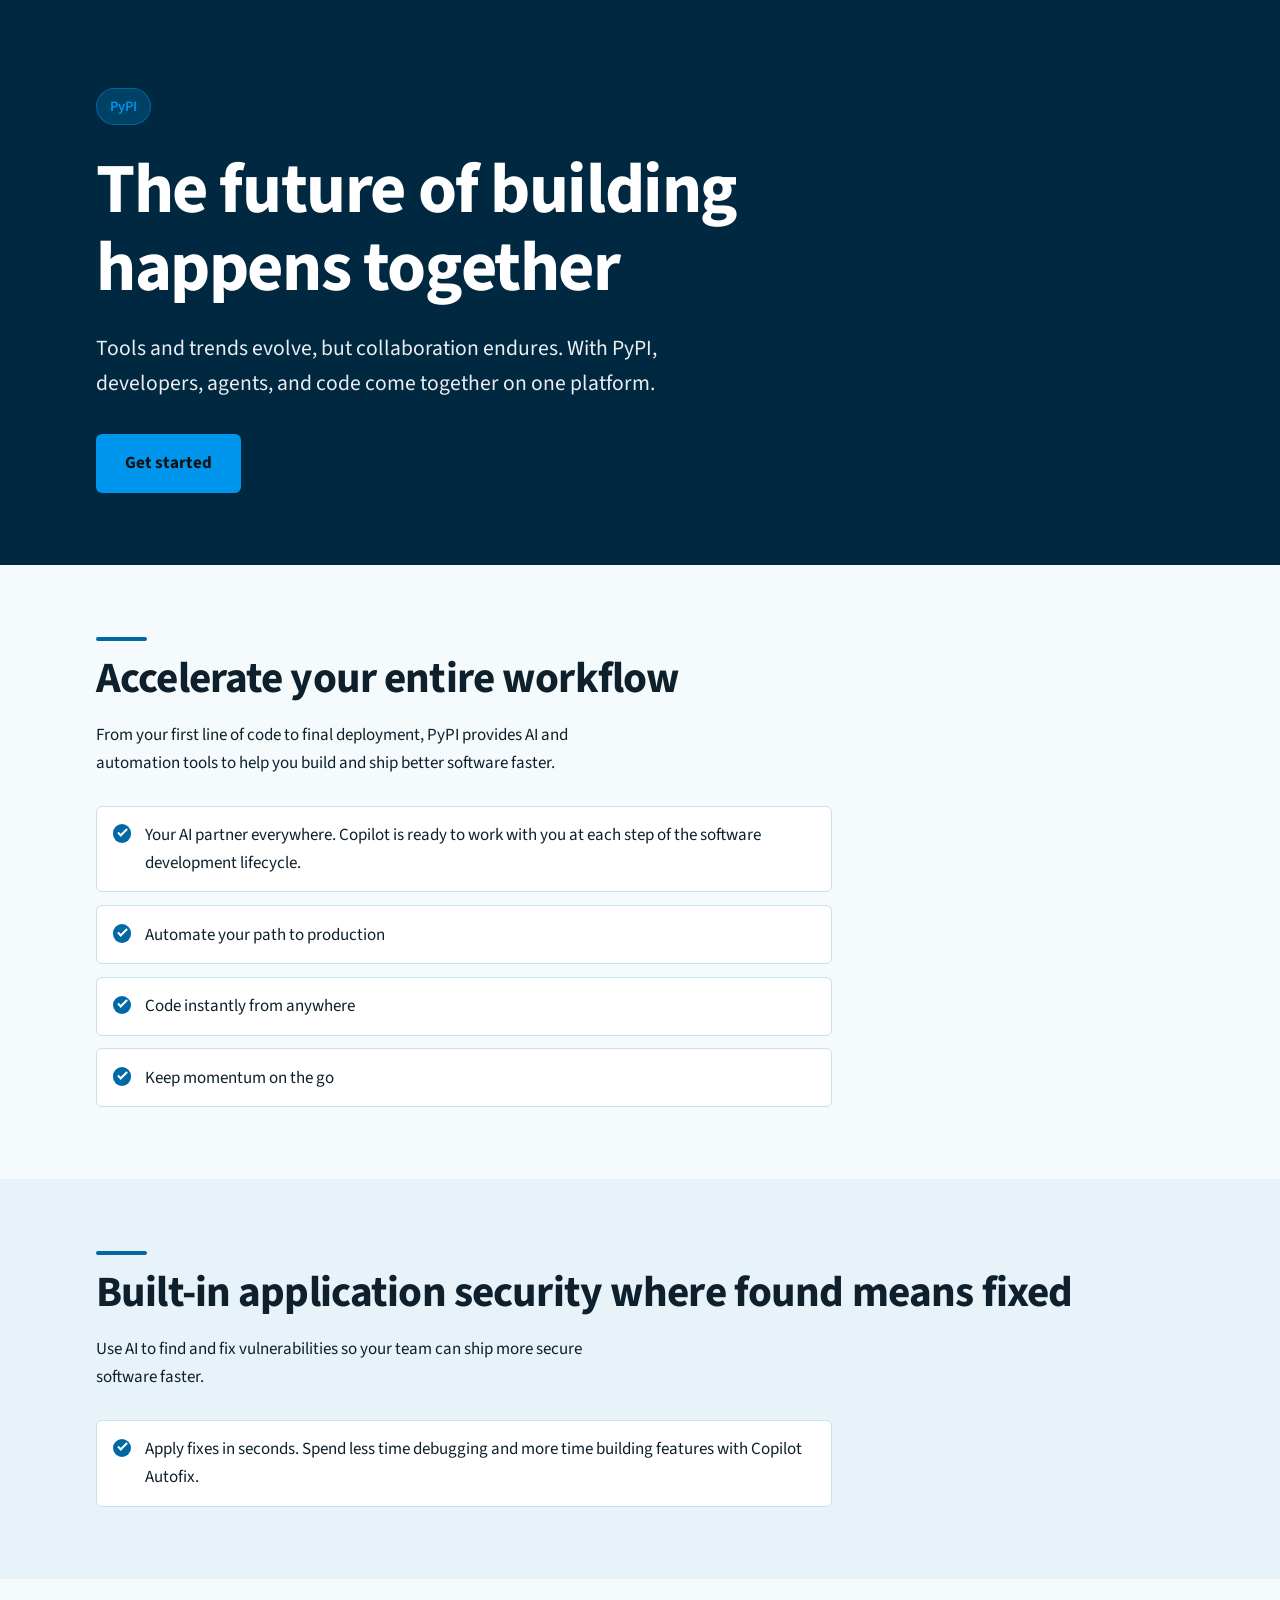
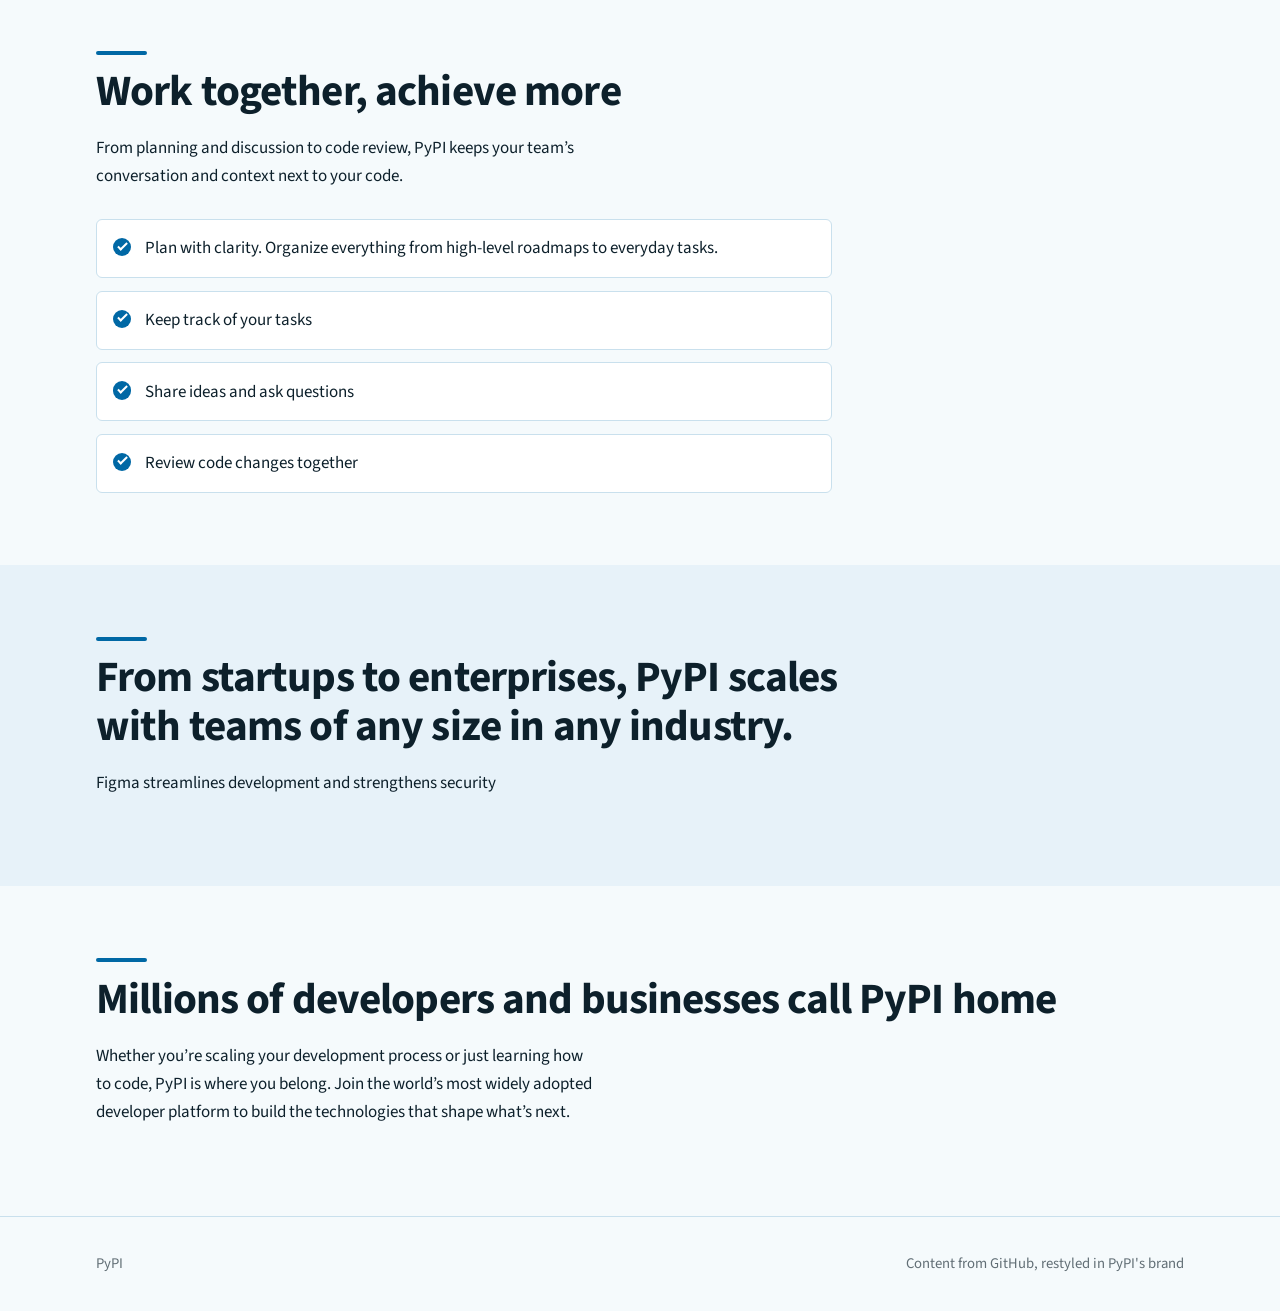
<file: output/pypi_x_github.html>
<!DOCTYPE html>
<html lang="en">
<head>
<meta charset="utf-8">
<meta name="viewport" content="width=device-width, initial-scale=1">
<title>The future of building happens together | PyPI</title>
<link rel="preconnect" href="https://fonts.googleapis.com"><link rel="preconnect" href="https://fonts.gstatic.com" crossorigin><link rel="stylesheet" href="https://fonts.googleapis.com/css2?family=Source+Sans+3:wght@400;500;600;700;800&amp;display=swap">
<style>
:root {
  --primary: #0068a5;
  --on-primary: #ffffff;
  --deep: #002941;
  --on-deep: #ffffff;
  --hero-accent: #0095ec;
  --on-hero-accent: #111111;
  --paper: #f5fafc;
  --paper-2: #e7f2f9;
  --ink: #0d202b;
  --muted: #616e75;
  --border: #c9e0ed;
  --link: #0068a5;
  --soft: #e0edf4;
  --accent: #c3301e;
  --on-accent: #ffffff;
  --radius: 6px;
  --pad: 4.5rem;
  --measure: 62ch;
  --font-heading: "Source Sans 3", system-ui, -apple-system, "Segoe UI", Roboto, "Helvetica Neue", Arial, sans-serif;
  --font-body: "Source Sans 3", system-ui, -apple-system, "Segoe UI", Roboto, "Helvetica Neue", Arial, sans-serif;
}
*, *::before, *::after { box-sizing: border-box; }
html { scroll-behavior: smooth; }
body {
  margin: 0; background: var(--paper); color: var(--ink);
  font-family: var(--font-body); font-size: 1.0625rem; line-height: 1.65;
  -webkit-font-smoothing: antialiased; text-rendering: optimizeLegibility;
}
.wrap { width: min(100% - 2.5rem, 68rem); margin-inline: auto; }

h1, h2 { font-family: var(--font-heading); font-weight: 700; letter-spacing: -0.02em; line-height: 1.12; margin: 0; text-wrap: balance; }
h1 { font-size: clamp(2.3rem, 5.4vw + 0.6rem, 4.4rem); }
h2 { font-size: clamp(1.7rem, 2.6vw + 0.8rem, 2.7rem); margin-bottom: 1.1rem; }
p { margin: 0 0 1.1rem; max-width: var(--measure); text-wrap: pretty; }

/* Hero: the deep brand colour anchors the page */
.hero { background: var(--deep); color: var(--on-deep); padding: calc(var(--pad) + 1rem) 0 var(--pad); }
.hero-inner { text-align: left; }
.hero .brand-mark {
  display: inline-block; margin: 0 0 1.6rem; padding: .35rem .8rem; border-radius: 999px;
  background: color-mix(in srgb, var(--hero-accent) 22%, transparent); color: var(--hero-accent);
  border: 1px solid color-mix(in srgb, var(--hero-accent) 45%, transparent); font-weight: 600; font-size: .9rem; letter-spacing: .01em;
}
.hero h1 { max-width: 18ch;  }
.hero .lead { font-size: clamp(1.1rem, .5vw + 1rem, 1.35rem); margin: 1.4rem 0 2rem; opacity: .92; max-width: 52ch;  }
.btn {
  display: inline-block; padding: .85rem 1.7rem; border-radius: var(--radius); font-weight: 700; text-decoration: none;
  background: var(--primary); color: var(--on-primary); border: 2px solid var(--primary);
  transition: transform .15s ease, box-shadow .15s ease;
}
.hero .btn { background: var(--hero-accent); color: var(--on-hero-accent); border-color: var(--hero-accent); }
.btn:hover { transform: translateY(-2px); box-shadow: 0 8px 22px rgba(0,0,0,.22); }
.btn:focus-visible, a:focus-visible { outline: 3px solid var(--accent); outline-offset: 3px; }
.hero-points {
  list-style: none; margin: 2.6rem 0 0; padding: 0; display: flex; flex-wrap: wrap; gap: .6rem;
  
}
.hero-points li {
  padding: .4rem .9rem; border-radius: 999px; font-size: .92rem;
  border: 1px solid color-mix(in srgb, var(--on-deep) 28%, transparent);
}

/* Content sections alternate paper tones so the scroll has rhythm */
.block { padding: var(--pad) 0; }
.block.alt { background: var(--paper-2); }
.block h2 { color: var(--ink); position: relative; padding-top: 1.1rem; }
.block h2::before {
  content: ""; position: absolute; top: 0; left: 0; width: 3.2rem; height: 4px; border-radius: 4px; background: var(--primary);
}
.checks { list-style: none; margin: 1.8rem 0 0; padding: 0; display: grid; gap: .8rem; max-width: 46rem; }
.checks li {
  position: relative; padding: .9rem 1rem .9rem 3rem; background: #fff; border: 1px solid var(--border);
  border-radius: var(--radius);
}
.checks li::before {
  content: ""; position: absolute; left: 1rem; top: 1.12rem; width: 1.15rem; height: 1.15rem; border-radius: 50%;
  background: var(--primary);
}
.checks li::after {
  content: ""; position: absolute; left: 1.42rem; top: 1.34rem; width: .34rem; height: .62rem;
  border: solid var(--on-primary); border-width: 0 2px 2px 0; transform: rotate(45deg) translate(-1px, -1px);
}
.foot { padding: 2.2rem 0; border-top: 1px solid var(--border); color: var(--muted); font-size: .92rem; }
.foot .wrap { display: flex; justify-content: space-between; flex-wrap: wrap; gap: .6rem; }

@media (max-width: 640px) {
  :root { --pad: 3.2rem; }
  .hero h1 { max-width: none; }
}
@media (prefers-reduced-motion: reduce) {
  html { scroll-behavior: auto; }
  .btn { transition: none; }
  .btn:hover { transform: none; }
}
</style>
</head>
<body>

  <header class="hero" id="top">
    <div class="wrap hero-inner">
      <p class="brand-mark">PyPI</p>
      <h1>The future of building happens together</h1>
      <p class="lead">Tools and trends evolve, but collaboration endures. With PyPI, developers, agents, and code come together on one platform.</p>
      <a class="btn" href="#s1">Get started</a>
      
    </div>
  </header>
  <section class="block" id="s1">
    <div class="wrap">
      <h2>Accelerate your entire workflow</h2>
      <p>From your first line of code to final deployment, PyPI provides AI and automation tools to help you build and ship better software faster.</p>
      <ul class="checks"><li>Your AI partner everywhere. Copilot is ready to work with you at each step of the software development lifecycle.</li><li>Automate your path to production</li><li>Code instantly from anywhere</li><li>Keep momentum on the go</li></ul>
    </div>
  </section>
  <section class="block alt" id="s2">
    <div class="wrap">
      <h2>Built-in application security where found means fixed</h2>
      <p>Use AI to find and fix vulnerabilities so your team can ship more secure software faster.</p>
      <ul class="checks"><li>Apply fixes in seconds. Spend less time debugging and more time building features with Copilot Autofix.</li></ul>
    </div>
  </section>
  <section class="block" id="s3">
    <div class="wrap">
      <h2>Work together, achieve more</h2>
      <p>From planning and discussion to code review, PyPI keeps your team’s conversation and context next to your code.</p>
      <ul class="checks"><li>Plan with clarity. Organize everything from high-level roadmaps to everyday tasks.</li><li>Keep track of your tasks</li><li>Share ideas and ask questions</li><li>Review code changes together</li></ul>
    </div>
  </section>
  <section class="block alt" id="s4">
    <div class="wrap">
      <h2>From startups to enterprises, PyPI scales with teams of any size in any industry.</h2>
      <p>Figma streamlines development and strengthens security</p>
      
    </div>
  </section>
  <section class="block" id="s5">
    <div class="wrap">
      <h2>Millions of developers and businesses call PyPI home</h2>
      <p>Whether you’re scaling your development process or just learning how to code, PyPI is where you belong. Join the world’s most widely adopted developer platform to build the technologies that shape what’s next.</p>
      
    </div>
  </section>
  <footer class="foot"><div class="wrap"><span>PyPI</span><span>Content from GitHub, restyled in PyPI&#x27;s brand</span></div></footer>
</body>
</html>
</file>
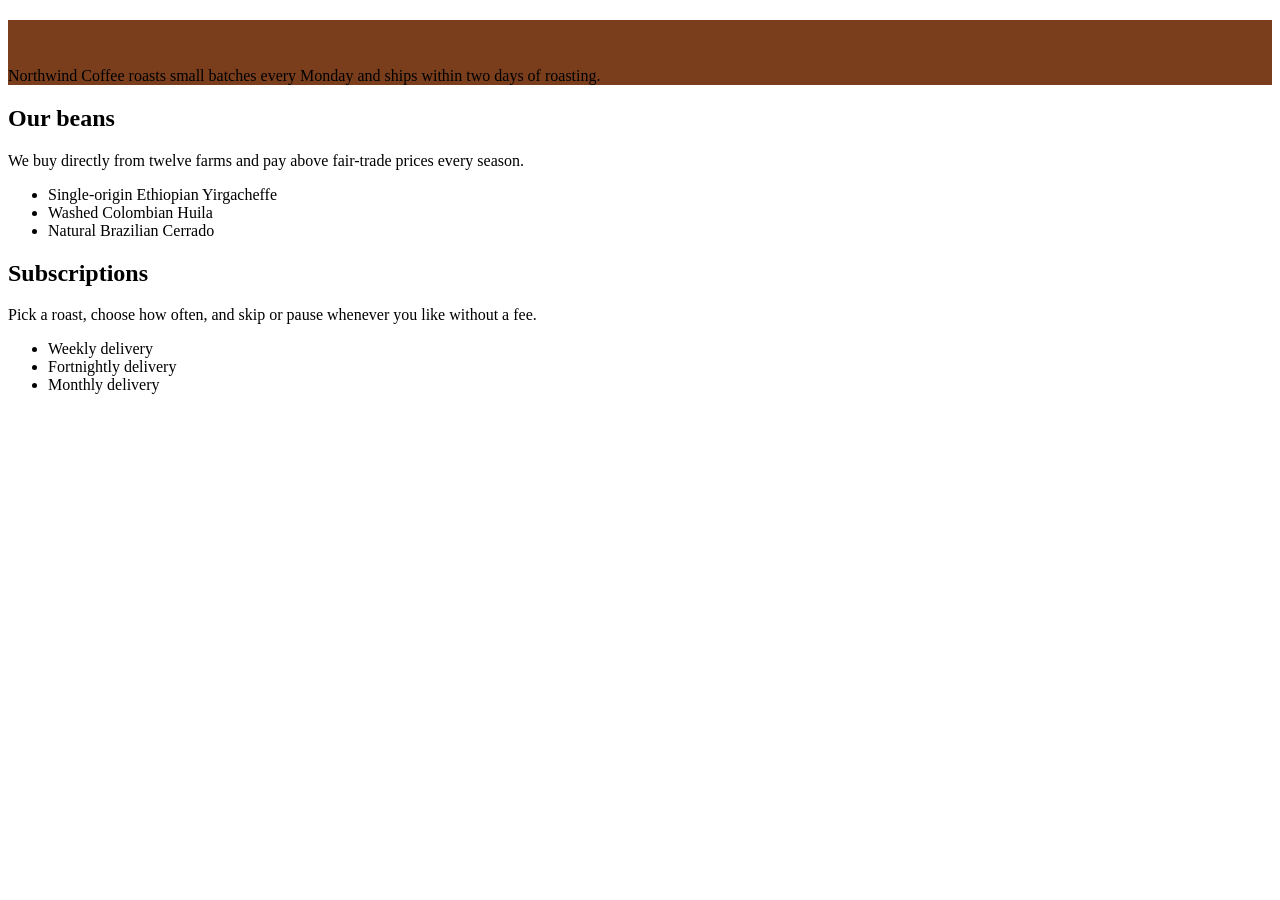
<file: tests/fixtures/01_clean_sections.html>
<!doctype html><html><head><title>Northwind Coffee | Small-batch roasters</title>
<meta property="og:site_name" content="Northwind Coffee">
<meta name="description" content="Small-batch coffee roasted weekly.">
<style>:root{--brand:#7a3e1d} .btn{background:#7a3e1d;color:#fff} h1{color:#7a3e1d} a{color:#7a3e1d}
.hero{background:#7a3e1d} .cta{background:#c9a227} body{font-family:"Lora",Georgia,serif}</style></head>
<body><main>
<section class="hero"><h1>Coffee roasted this week, not last year</h1><p>Northwind Coffee roasts small batches every Monday and ships within two days of roasting.</p></section>
<section><h2>Our beans</h2><p>We buy directly from twelve farms and pay above fair-trade prices every season.</p>
<ul><li>Single-origin Ethiopian Yirgacheffe</li><li>Washed Colombian Huila</li><li>Natural Brazilian Cerrado</li></ul></section>
<section><h2>Subscriptions</h2><p>Pick a roast, choose how often, and skip or pause whenever you like without a fee.</p>
<ul><li>Weekly delivery</li><li>Fortnightly delivery</li><li>Monthly delivery</li></ul></section>
</main></body></html>
</file>
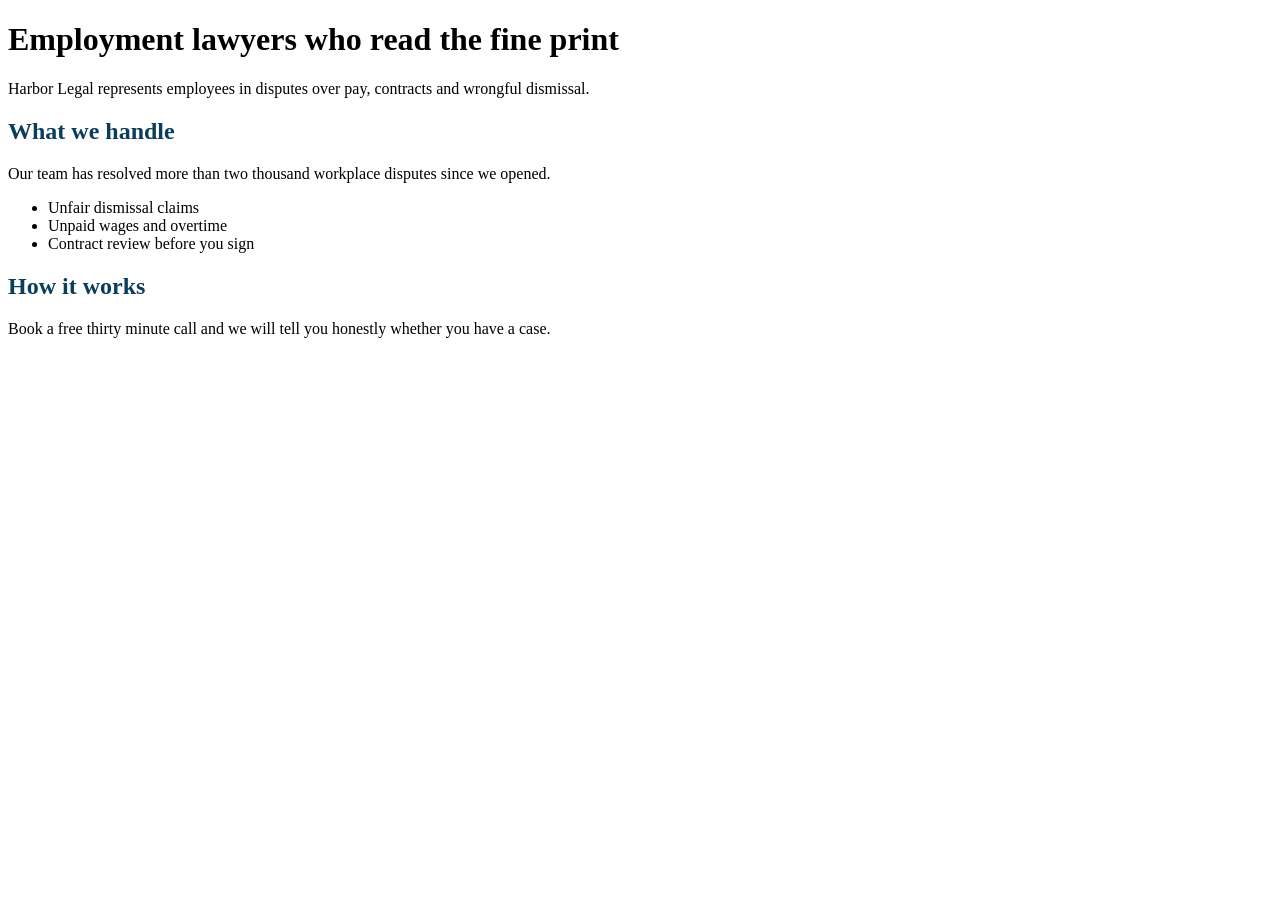
<file: tests/fixtures/02_div_soup_no_section_tags.html>
<!doctype html><html><head><title>Harbor Legal - Employment Law Firm</title>
<style>.x{background:#0b3d5c;color:#fff} h2{color:#0b3d5c} .accent{color:#d4a017}</style></head>
<body><div id="root"><div class="page">
<div class="block"><h1>Employment lawyers who read the fine print</h1><p>Harbor Legal represents employees in disputes over pay, contracts and wrongful dismissal.</p></div>
<div class="block"><h2>What we handle</h2><p>Our team has resolved more than two thousand workplace disputes since we opened.</p>
<ul><li>Unfair dismissal claims</li><li>Unpaid wages and overtime</li><li>Contract review before you sign</li></ul></div>
<div class="block"><h2>How it works</h2><p>Book a free thirty minute call and we will tell you honestly whether you have a case.</p></div>
</div></div></body></html>
</file>
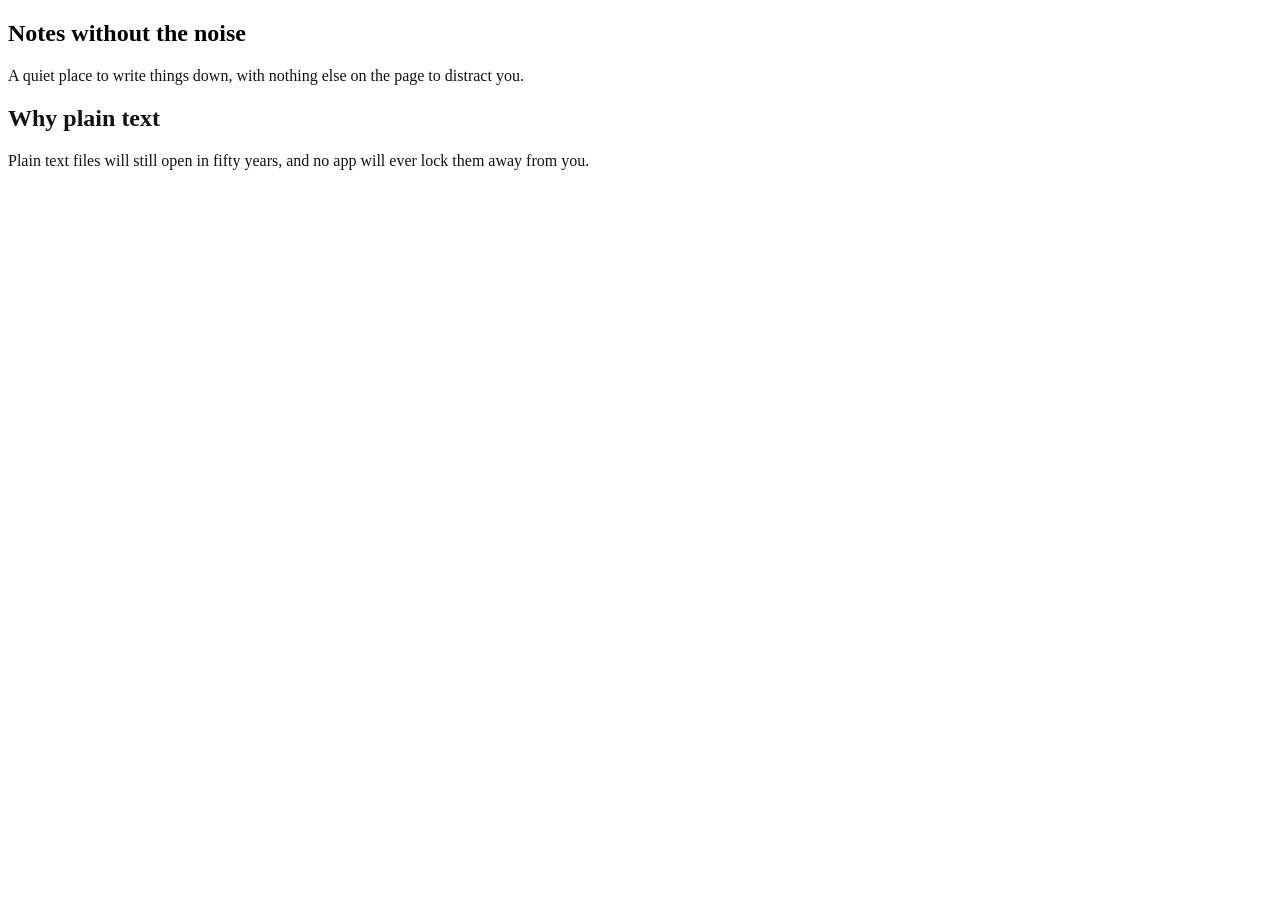
<file: tests/fixtures/04_no_brand_colour_greyscale.html>
<!doctype html><html><head><title>Plain Notes</title>
<style>body{background:#ffffff;color:#111111} a{color:#333333} .b{background:#f5f5f5;border:1px solid #cccccc} h1{color:#000}</style></head>
<body><main><section><h1>Notes without the noise</h1><p>A quiet place to write things down, with nothing else on the page to distract you.</p></section>
<section><h2>Why plain text</h2><p>Plain text files will still open in fifty years, and no app will ever lock them away from you.</p></section></main></body></html>
</file>
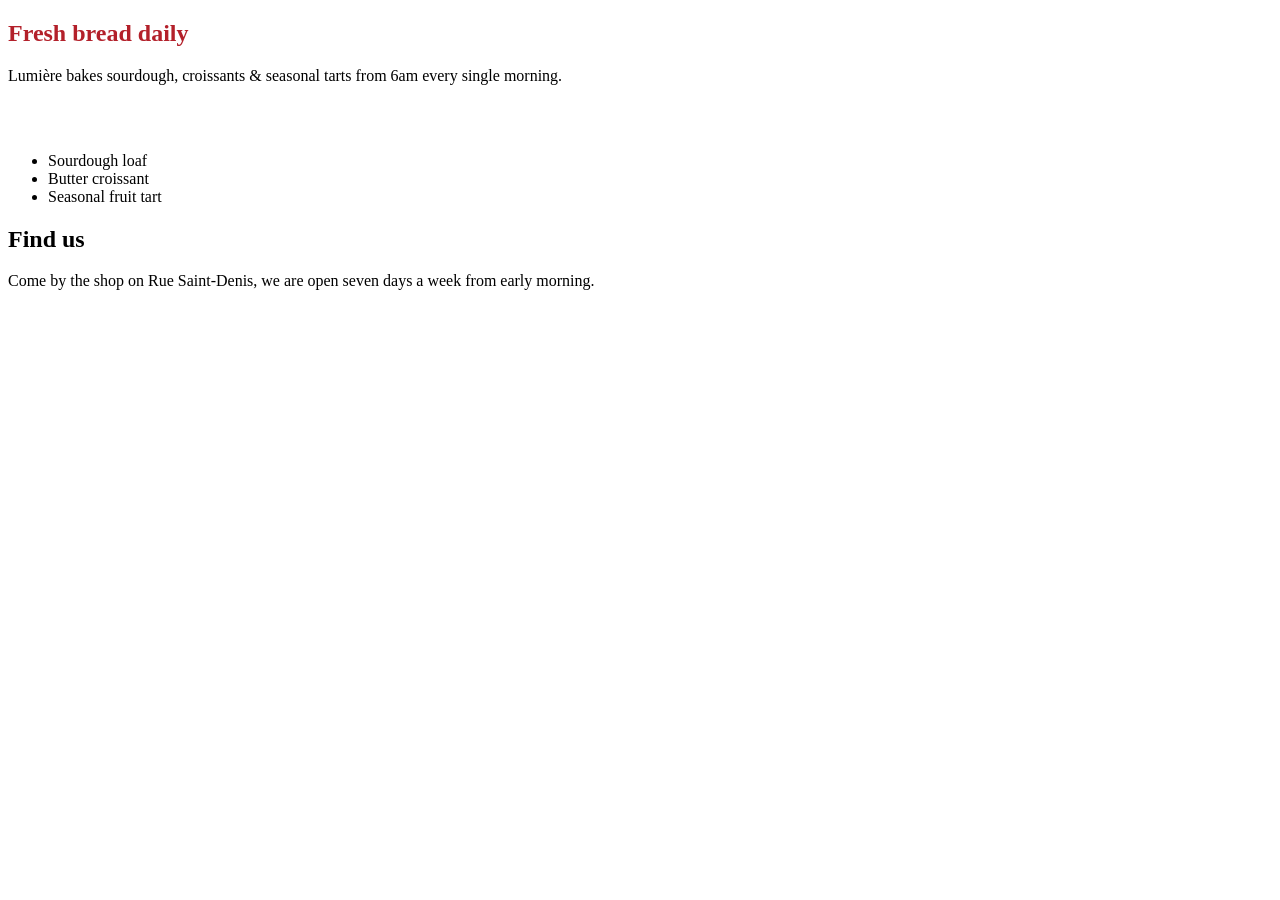
<file: tests/fixtures/05_zero_width_and_entities.html>
<!doctype html><html><head><title>Café &amp; Bakery | Lumière</title><style>h1{color:#b3202a}.b{background:#b3202a}</style></head>
<body><main><section><h1>Fresh bread&nbsp;daily</h1><p>Lumière bakes sourdough, croissants &amp; seasonal tarts from 6am every single morning.</p></section>
<section><h2>&#8205;</h2><ul><li>Sourdough loaf</li><li>Butter croissant</li><li>Seasonal fruit tart</li></ul></section>
<section><h2>Find us</h2><p>Come by the shop on Rue Saint-Denis, we are open seven days a week from early morning.</p></section></main></body></html>
</file>
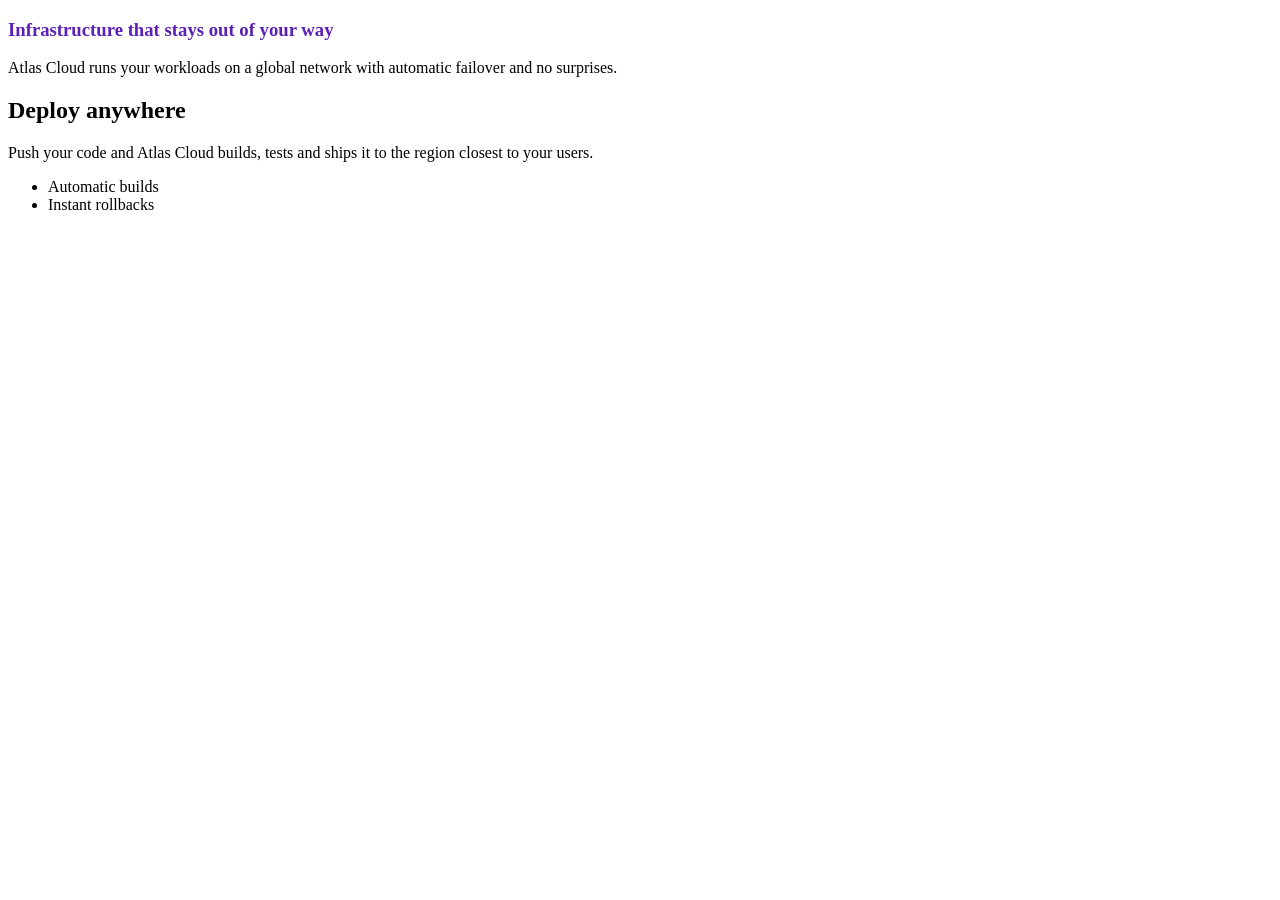
<file: tests/fixtures/06_nested_wrappers.html>
<!doctype html><html><head><title>Atlas Cloud</title><style>h1{color:#5b21b6}.b{background:#5b21b6}</style></head>
<body><main><section class="outer"><section class="inner"><h1>Infrastructure that stays out of your way</h1><p>Atlas Cloud runs your workloads on a global network with automatic failover and no surprises.</p></section></section>
<section class="outer"><section class="inner"><h2>Deploy anywhere</h2><p>Push your code and Atlas Cloud builds, tests and ships it to the region closest to your users.</p><ul><li>Automatic builds</li><li>Instant rollbacks</li></ul></section></section></main></body></html>
</file>
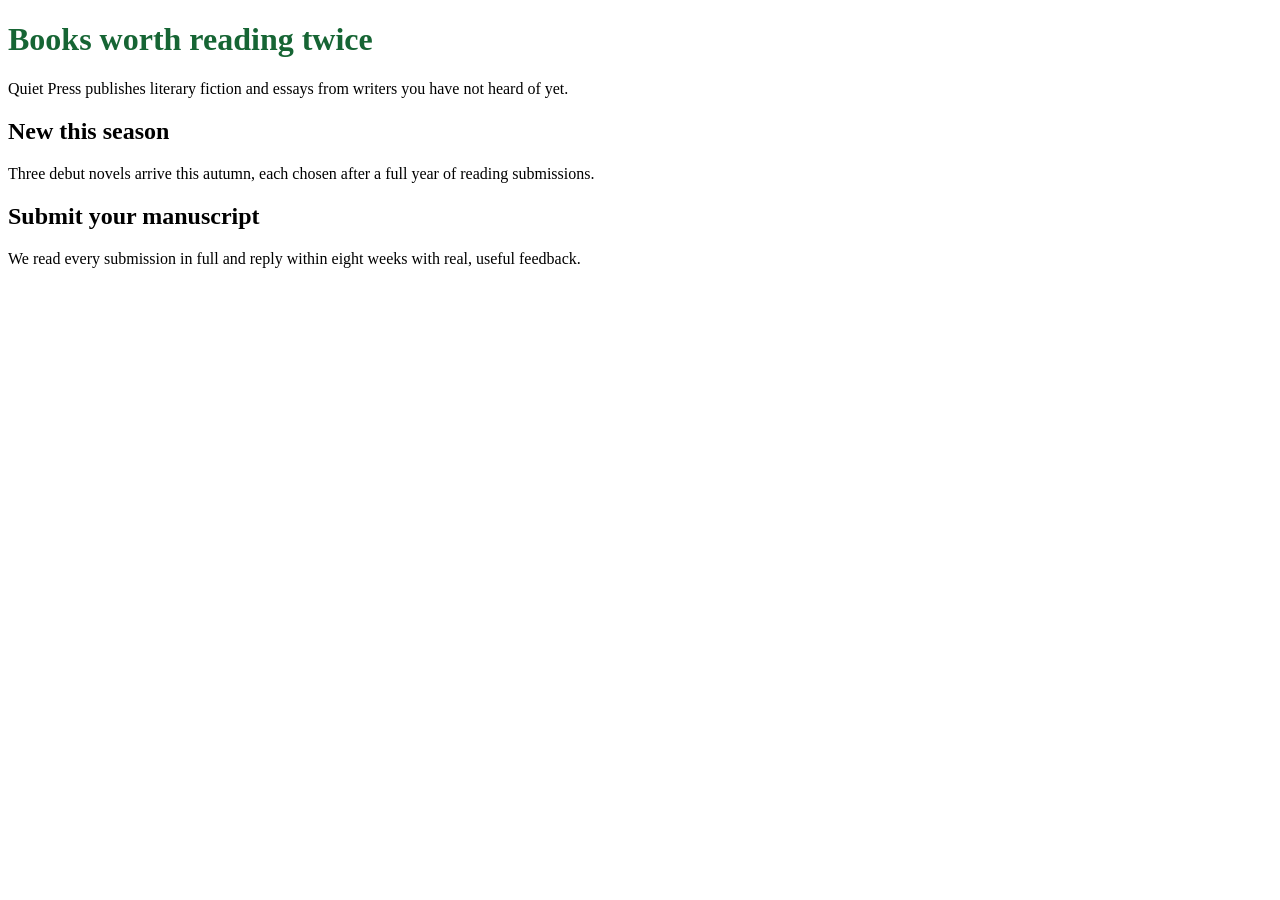
<file: tests/fixtures/08_headings_only_flat.html>
<!doctype html><html><head><title>Quiet Press | Independent publisher</title><style>h1{color:#166534}.b{background:#166534}</style></head>
<body><h1>Books worth reading twice</h1><p>Quiet Press publishes literary fiction and essays from writers you have not heard of yet.</p>
<h2>New this season</h2><p>Three debut novels arrive this autumn, each chosen after a full year of reading submissions.</p>
<h2>Submit your manuscript</h2><p>We read every submission in full and reply within eight weeks with real, useful feedback.</p></body></html>
</file>
<file: static/style.css>
/* BrandForge - workspace UI.
 *
 * The chrome is deliberately neutral: the only saturated colour on screen is
 * the brand being transplanted. Before a run the accent is ink; after one, JS
 * sets --accent / --on-accent / --accent-mark from the same contrast-checked
 * theme the renderer used, so the tool wears Site A's brand.
 *
 * Fonts are bundled (static/fonts, SIL OFL) so the tool works offline.
 */

@font-face {
  font-family: "Bricolage Grotesque";
  src: url("/static/fonts/bricolage-grotesque-latin-ext-wght-normal.woff2") format("woff2");
  font-weight: 200 800; font-style: normal; font-display: swap;
  unicode-range: U+0100-02BA, U+02BD-02C5, U+02C7-02CC, U+02CE-02D7, U+02DD-02FF, U+0304, U+0308, U+0329, U+1D00-1DBF, U+1E00-1E9F, U+1EF2-1EFF, U+2020, U+20A0-20AB, U+20AD-20C0, U+2113, U+2C60-2C7F, U+A720-A7FF;
}
@font-face {
  font-family: "Bricolage Grotesque";
  src: url("/static/fonts/bricolage-grotesque-latin-wght-normal.woff2") format("woff2");
  font-weight: 200 800; font-style: normal; font-display: swap;
  unicode-range: U+0000-00FF, U+0131, U+0152-0153, U+02BB-02BC, U+02C6, U+02DA, U+02DC, U+0304, U+0308, U+0329, U+2000-206F, U+20AC, U+2122, U+2191, U+2193, U+2212, U+2215, U+FEFF, U+FFFD;
}
@font-face {
  font-family: "Hanken Grotesk";
  src: url("/static/fonts/hanken-grotesk-latin-ext-wght-normal.woff2") format("woff2");
  font-weight: 100 900; font-style: normal; font-display: swap;
  unicode-range: U+0100-02BA, U+02BD-02C5, U+02C7-02CC, U+02CE-02D7, U+02DD-02FF, U+0304, U+0308, U+0329, U+1D00-1DBF, U+1E00-1E9F, U+1EF2-1EFF, U+2020, U+20A0-20AB, U+20AD-20C0, U+2113, U+2C60-2C7F, U+A720-A7FF;
}
@font-face {
  font-family: "Hanken Grotesk";
  src: url("/static/fonts/hanken-grotesk-latin-wght-normal.woff2") format("woff2");
  font-weight: 100 900; font-style: normal; font-display: swap;
  unicode-range: U+0000-00FF, U+0131, U+0152-0153, U+02BB-02BC, U+02C6, U+02DA, U+02DC, U+0304, U+0308, U+0329, U+2000-206F, U+20AC, U+2122, U+2191, U+2193, U+2212, U+2215, U+FEFF, U+FFFD;
}

:root {
  --bench: #e7eaee;
  --sheet: #ffffff;
  --sunken: #f3f5f7;
  --ink: #1b2027;
  --muted: #566070;
  --line: #cbd1d9;
  --line-soft: #dfe3e8;
  --control: #7c8797;

  /* set from the extracted brand after a run; ink until then */
  --accent: #1b2027;
  --on-accent: #ffffff;
  --accent-mark: #1b2027;

  --strong: #17663a;
  --medium: #8a5a00;
  --weak: #5b6470;

  --display: "Bricolage Grotesque", "Hanken Grotesk", system-ui, -apple-system, "Segoe UI", Roboto, sans-serif;
  --ui: "Hanken Grotesk", system-ui, -apple-system, "Segoe UI", Roboto, "Helvetica Neue", Arial, sans-serif;

  --r-panel: 12px;
  --r-control: 8px;
  --gutter: 1rem;
}

*, *::before, *::after { box-sizing: border-box; }
[hidden] { display: none !important; }

html { -webkit-text-size-adjust: 100%; }
body {
  margin: 0; background: var(--bench); color: var(--ink);
  font: 400 15px/1.5 var(--ui); font-optical-sizing: auto;
  -webkit-font-smoothing: antialiased; text-rendering: optimizeLegibility;
}
/* a thin strip that carries the brand colour once one is known */
body::before {
  content: ""; display: block; height: 4px; background: var(--accent-mark);
  transition: background-color .6s ease;
}

:focus-visible { outline: 3px solid var(--ink); outline-offset: 2px; }
.sr-only { position: absolute; width: 1px; height: 1px; margin: -1px; padding: 0; overflow: hidden; clip: rect(0 0 0 0); white-space: nowrap; border: 0; }
.skip { position: absolute; left: -999px; top: 8px; z-index: 10; padding: .6rem 1rem; background: var(--ink); color: #fff; border-radius: var(--r-control); }
.skip:focus { left: 8px; }

.top, .recipe, .workspace, .foot { width: min(100% - 2 * var(--gutter), 92rem); margin-inline: auto; }

/* ---------- header ---------- */
.top { padding: 14px 0 12px; }
.wordmark { display: inline-flex; align-items: center; gap: 10px; color: var(--ink); text-decoration: none; font: 700 21px/1 var(--display); letter-spacing: -.02em; }
.mark { display: block; }
.mark-fill { fill: var(--accent-mark); transition: fill .6s ease; }

/* ---------- recipe bar ---------- */
.recipe {
  display: grid; grid-template-columns: minmax(0, 1fr) auto minmax(0, 1fr) auto auto;
  align-items: end; column-gap: 12px;
  background: var(--sheet); border: 1px solid var(--line); border-radius: var(--r-panel);
  padding: 16px 18px;
}
.donor label { display: flex; align-items: baseline; flex-wrap: wrap; gap: 0 8px; margin: 0 0 6px; font-weight: 700; }
.donor label .glyph { align-self: center; fill: var(--ink); flex: none; }
.hint { font-weight: 400; color: var(--muted); font-size: 13.5px; }
.donor input {
  display: block; width: 100%; height: 48px; padding: 0 14px;
  font: 400 16px var(--ui); color: var(--ink); background: #fff;
  border: 1px solid var(--control); border-radius: var(--r-control);
}
.donor input::placeholder { color: #6d7787; }

.swap {
  width: 44px; height: 48px; display: grid; place-items: center; cursor: pointer;
  color: var(--ink); background: var(--sunken); border: 1px solid var(--control); border-radius: var(--r-control);
}
.swap:hover { background: var(--line-soft); }
.swap svg { transition: transform .25s ease; }
.swap:active svg { transform: rotate(180deg); }

.density { margin: 0; padding: 0; border: 0; min-width: 0; }
.density legend { padding: 0; margin: 0 0 6px; font-weight: 700; }
.segments { display: inline-flex; height: 48px; border: 1px solid var(--control); border-radius: var(--r-control); overflow: hidden; background: #fff; }
.segments label { position: relative; display: block; cursor: pointer; }
.segments label + label { border-left: 1px solid var(--line); }
.segments input { position: absolute; opacity: 0; inset: 0; margin: 0; cursor: pointer; }
.segments span { display: grid; place-items: center; height: 100%; padding: 0 16px; font-weight: 600; }
.segments input:checked + span { background: var(--ink); color: #fff; }
.segments input:focus-visible + span { outline: 3px solid var(--ink); outline-offset: -5px; box-shadow: inset 0 0 0 5px #fff; }
.segments label:hover input:not(:checked) + span { background: var(--sunken); }

.go {
  height: 48px; padding: 0 28px; cursor: pointer;
  font: 650 16px var(--display); letter-spacing: -.005em;
  color: var(--on-accent); background: var(--accent);
  border: 0; border-radius: var(--r-control);
  box-shadow: inset 0 0 0 1px rgba(0, 0, 0, .22);
  transition: background-color .5s ease, color .5s ease;
}
.go:hover:not(:disabled) { filter: brightness(.93); }
/* Keep the full colour while building: fading it would drop the label below AA.
   The stripe moves the fill AWAY from the label colour (darker under a white
   label, lighter under a dark one), so it can only increase contrast. */
.go:disabled { cursor: progress; background-image: repeating-linear-gradient(-45deg, var(--stripe, rgba(0,0,0,.35)) 0 8px, transparent 8px 16px); background-size: 22.6px 22.6px; animation: stripes .9s linear infinite; }
@keyframes stripes { to { background-position: 22.6px 0; } }

.form-error { grid-column: 1 / -1; margin: 12px 0 0; padding: 10px 14px; background: #fce8e6; color: #8a1c12; border-radius: var(--r-control); font-weight: 500; }

/* ---------- workspace ---------- */
.workspace { display: grid; grid-template-columns: minmax(0, 1fr) 23.5rem; gap: 16px; margin-top: 16px; align-items: start; }

.stage {
  display: flex; flex-direction: column; min-width: 0;
  background: var(--sheet); border: 1px solid var(--line); border-radius: var(--r-panel); overflow: hidden;
}
.stage:focus { outline: none; }
.stage-bar { display: flex; align-items: center; justify-content: space-between; flex-wrap: wrap; gap: 10px 14px; padding: 10px 14px 10px 18px; min-height: 58px; border-bottom: 1px solid var(--line-soft); }
.stage-title { margin: 0; font: 650 17px/1.25 var(--display); letter-spacing: -.01em; }
.stage-tools { display: flex; align-items: center; flex-wrap: wrap; gap: 8px; }

.devices { display: inline-flex; height: 36px; border: 1px solid var(--control); border-radius: var(--r-control); overflow: hidden; }
.devices button { padding: 0 13px; font: 600 14px var(--ui); color: var(--ink); background: transparent; border: 0; cursor: pointer; }
.devices button + button { border-left: 1px solid var(--line); }
.devices button[aria-pressed="true"] { background: var(--ink); color: #fff; }
.devices button:hover:not([aria-pressed="true"]) { background: var(--sunken); }
.devices button:focus-visible { outline-offset: -5px; box-shadow: inset 0 0 0 5px #fff; }

.tool { height: 36px; padding: 0 13px; font: 600 14px var(--ui); color: var(--ink); background: var(--sheet); border: 1px solid var(--control); border-radius: var(--r-control); cursor: pointer; }
.tool:hover { background: var(--sunken); }

.warnings { padding: 10px 18px; background: #fff3d6; color: #5e4200; border-bottom: 1px solid #ecdca8; }
.warnings p { margin: 0; }
.warnings p + p { margin-top: 6px; }

.viewport { display: flex; justify-content: center; background: var(--sunken); min-height: 34rem; }
#pageFrame { display: block; width: 100%; height: clamp(34rem, 78vh, 62rem); border: 0; background: #fff; }
.viewport[data-device="tablet"] #pageFrame,
.viewport[data-device="phone"] #pageFrame {
  margin: 16px auto; max-width: calc(100% - 32px); height: clamp(32rem, calc(78vh - 32px), 60rem);
  border-radius: 10px; box-shadow: 0 0 0 1px var(--line), 0 10px 28px rgba(27, 32, 39, .12);
}
.viewport[data-device="tablet"] #pageFrame { width: 768px; }
.viewport[data-device="phone"] #pageFrame { width: 390px; }

/* ---------- before a page exists: intro, then live progress ---------- */
.preflight {
  flex: 1; width: 100%; display: grid; grid-template-columns: minmax(0, 1fr) minmax(0, 19rem);
  gap: 48px; align-items: center; padding: 44px 48px; background: var(--sheet);
}
.preflight h3 { margin: 0 0 14px; max-width: 17ch; font: 700 clamp(28px, 3vw, 40px)/1.06 var(--display); letter-spacing: -.03em; text-wrap: balance; }
.preflight p { margin: 0; max-width: 46ch; font-size: 16px; line-height: 1.6; }
.starters { margin-top: 24px; }
.example { min-height: 44px; padding: 8px 16px; font: 650 15px var(--ui); color: var(--ink); background: var(--sheet); border: 1px solid var(--control); border-radius: var(--r-control); cursor: pointer; text-align: left; }
.example:hover { background: var(--sunken); }
.recent { margin-top: 22px; }
.recent-title { margin: 0 0 8px !important; color: var(--muted); font-size: 13.5px !important; font-weight: 650; }
.recent ul { display: flex; flex-wrap: wrap; gap: 8px; margin: 0; padding: 0; list-style: none; }
.recent button { padding: 6px 12px; font: 500 14px var(--ui); color: var(--ink); background: var(--sunken); border: 1px solid var(--line); border-radius: 999px; cursor: pointer; }
.recent button:hover { background: var(--line-soft); }
.recent .clear { background: transparent; border-color: transparent; color: var(--muted); text-decoration: underline; }

.steps { display: grid; margin: 0; padding: 0; list-style: none; }
.step { position: relative; display: grid; grid-template-columns: 22px 1fr; column-gap: 14px; padding-bottom: 16px; }
.step:last-child { padding-bottom: 0; }
.step::before { content: ""; position: absolute; left: 10px; top: 22px; bottom: 0; width: 2px; background: var(--line-soft); }
.step:last-child::before { display: none; }
.step .dot { width: 22px; height: 22px; margin-top: 1px; border-radius: 50%; border: 2px solid var(--control); background: var(--sheet); position: relative; z-index: 1; }
.step .name { display: block; font-weight: 500; color: var(--muted); }
.step .detail { display: block; min-height: 1.3em; color: var(--muted); font-size: 14px; font-variant-numeric: tabular-nums; }
.step.active .name { color: var(--ink); font-weight: 700; }
.step.active .dot { border-color: var(--accent-mark); animation: working 1.1s ease-in-out infinite; }
.step.done .name { color: var(--ink); font-weight: 600; }
.step.done .dot { border-color: var(--accent-mark); background: var(--accent-mark); transition: background-color .4s ease; }
.step.done .dot::after { content: ""; position: absolute; left: 6px; top: 2.5px; width: 5px; height: 10px; border: solid #fff; border-width: 0 2px 2px 0; transform: rotate(45deg); }
@keyframes working { 50% { box-shadow: 0 0 0 6px color-mix(in srgb, var(--accent-mark) 22%, transparent); } }

/* the wireframe: a neutral page that takes on the brand as colours are found */
.sketch {
  --sk-hero: #cdd3da; --sk-hero-line: rgba(255, 255, 255, .78); --sk-accent: #9fa8b4;
  --sk-paper: #f4f6f8; --sk-paper2: #e9ecf0; --sk-line: rgba(27, 32, 39, .15); --sk-ink: rgba(27, 32, 39, .32); --sk-dot: #9fa8b4;
  display: flex; flex-direction: column; width: 100%; max-width: 19rem; aspect-ratio: 4 / 5; justify-self: end;
  border: 1px solid var(--line); border-radius: 10px; overflow: hidden; background: var(--sk-paper);
}
.sketch, .sketch * { transition: background-color .8s ease; }
.sk-hero { display: grid; align-content: center; gap: 9px; flex: 0 0 46%; padding: 18px; background: var(--sk-hero); }
.sk-badge { width: 38px; height: 12px; border-radius: 999px; background: var(--sk-accent); }
.sk-line { display: block; height: 7px; border-radius: 4px; background: var(--sk-line); }
.sk-hero .sk-line { background: var(--sk-hero-line); }
.sk-line.sk-h1 { height: 14px; width: 86%; }
.sk-line.sk-h1.sk-short { width: 58%; }
.sk-line.sk-p { width: 94%; }
.sk-btn { width: 64px; height: 18px; margin-top: 4px; border-radius: 5px; background: var(--sk-accent); }
.sk-sec { display: grid; align-content: center; gap: 8px; flex: 1; padding: 12px 18px; background: var(--sk-paper); }
.sk-sec.sk-alt { background: var(--sk-paper2); }
.sk-rule { width: 22px; height: 3px; border-radius: 2px; background: var(--sk-dot); }
.sk-sec .sk-line.sk-h2 { height: 11px; width: 72%; background: var(--sk-ink); }
.sk-sec .sk-line.sk-h2.sk-short { width: 50%; }
.sk-check { display: flex; align-items: center; gap: 8px; }
.sk-check i { flex: none; width: 9px; height: 9px; border-radius: 50%; background: var(--sk-dot); }
.sk-check b { flex: 1; height: 6px; border-radius: 4px; background: var(--sk-line); }
.sk-check b.sk-short { flex: .6; }

/* ---------- inspector ---------- */
.inspector {
  position: sticky; top: 12px; display: flex; flex-direction: column; max-height: calc(100vh - 24px); min-height: 12rem;
  background: var(--sheet); border: 1px solid var(--line); border-radius: var(--r-panel); overflow: hidden;
}
.tabs { display: flex; padding: 0 8px; border-bottom: 1px solid var(--line-soft); }
.tabs [role="tab"] { position: relative; flex: 1; padding: 15px 8px 13px; font: 600 15px var(--ui); color: var(--muted); background: none; border: 0; cursor: pointer; }
.tabs [role="tab"]:hover { color: var(--ink); }
.tabs [role="tab"][aria-selected="true"] { color: var(--ink); font-weight: 700; }
.tabs [role="tab"][aria-selected="true"]::after { content: ""; position: absolute; left: 10px; right: 10px; bottom: -1px; height: 3px; border-radius: 3px 3px 0 0; background: var(--accent-mark); transition: background-color .6s ease; }
.tabs [role="tab"]:focus-visible { outline-offset: -4px; }

.panels { flex: 1; overflow: auto; padding: 18px 20px 24px; }
.panels [role="tabpanel"]:focus-visible { outline-offset: 4px; }
.inspector-empty { margin: 0; color: var(--muted); }
.panels h3 { margin: 24px 0 10px; font: 650 15px/1.3 var(--display); letter-spacing: -.005em; }
.panels h3:first-child { margin-top: 0; }
.note { margin: 10px 0 0; color: var(--muted); font-size: 13.5px; line-height: 1.5; }

.palette-bar { position: relative; display: flex; height: 18px; border-radius: 9px; overflow: hidden; }
.palette-bar::after { content: ""; position: absolute; inset: 0; border-radius: inherit; box-shadow: inset 0 0 0 1px rgba(27, 32, 39, .18); pointer-events: none; }
.palette-bar span { min-width: 3px; }
.swatches, .plain-list, .bars, .sections, .kw { margin: 0; padding: 0; list-style: none; }
.swatches { margin-top: 10px; }
.swatches li { display: grid; grid-template-columns: 22px 1fr auto; align-items: center; gap: 10px; padding: 8px 0; border-bottom: 1px solid var(--line-soft); }
.swatches li:last-child { border-bottom: 0; }
.chip { width: 22px; height: 22px; border-radius: 6px; box-shadow: inset 0 0 0 1px rgba(27, 32, 39, .22); }
.hex { font-weight: 600; font-variant-numeric: tabular-nums; letter-spacing: .01em; }
.role { margin-left: 8px; padding: 1px 8px; font-size: 12.5px; font-weight: 650; color: var(--ink); border: 1px solid var(--control); border-radius: 999px; }
.share { color: var(--muted); font-variant-numeric: tabular-nums; }
.plain-list li { display: flex; justify-content: space-between; gap: 12px; padding: 8px 0; border-bottom: 1px solid var(--line-soft); }
.plain-list li:last-child { border-bottom: 0; }
.plain-list .from { color: var(--muted); font-size: 13.5px; }

.bars li { display: grid; grid-template-columns: 6.4rem 1fr 2.8rem; align-items: center; gap: 10px; padding: 5px 0; }
.track, .meter { height: 9px; background: var(--line-soft); border-radius: 5px; overflow: hidden; }
.track span, .meter span { display: block; height: 100%; width: 0; border-radius: 5px; background: var(--accent-mark); transition: width .6s ease, background-color .6s ease; }
.bars .val { text-align: right; color: var(--muted); font-variant-numeric: tabular-nums; }

.overlap-read { margin: 10px 0 0; }
.overlap-read strong { font: 700 30px/1 var(--display); letter-spacing: -.02em; margin-right: 6px; }
.sections { counter-reset: sec; }
.sections li { counter-increment: sec; display: grid; grid-template-columns: 1.7rem 1fr; gap: 6px; padding: 9px 0; border-bottom: 1px solid var(--line-soft); }
.sections li:last-child { border-bottom: 0; }
.sections li::before { content: counter(sec); color: var(--muted); font-variant-numeric: tabular-nums; }
.sections .h { font-weight: 650; overflow-wrap: anywhere; }
.sections .h.none { font-weight: 500; color: var(--muted); font-style: italic; }
.sections .m { display: block; margin-top: 1px; color: var(--muted); font-size: 13.5px; }

.outcome { margin: 0 0 8px; font-weight: 650; }
.kw { margin-top: 12px; }
.kw li { display: grid; grid-template-columns: 4.7rem 1fr 6.6rem; align-items: center; gap: 10px; padding: 8px 0; border-bottom: 1px solid var(--line-soft); }
.kw li:last-child { border-bottom: 0; }
.tag { padding: 2px 0; font-size: 12.5px; font-weight: 700; text-align: center; color: #fff; border-radius: 6px; }
.tag.strong { background: var(--strong); }
.tag.medium { background: var(--medium); }
.tag.weak { background: var(--weak); }
.kw .word { font-weight: 600; overflow-wrap: anywhere; }
.kw .used { display: block; color: var(--strong); font-size: 13px; font-weight: 650; }
.conf { display: grid; grid-template-columns: 1fr 2.4rem; align-items: center; gap: 6px; color: var(--muted); font-size: 13.5px; font-variant-numeric: tabular-nums; }
.conf .track { height: 6px; }
.conf .val { text-align: right; }

.foot { padding: 20px 0 36px; color: var(--muted); font-size: 13.5px; }
.foot p { margin: 0; }

/* ---------- smaller screens ---------- */
@media (max-width: 1100px) {
  .workspace { grid-template-columns: minmax(0, 1fr); }
  .inspector { position: static; max-height: none; }
}
@media (max-width: 860px) {
  .recipe { grid-template-columns: minmax(0, 1fr); row-gap: 12px; }
  .swap { width: 100%; height: 40px; }
  .swap svg { transform: rotate(90deg); }
  .swap:active svg { transform: rotate(270deg); }
  .go { width: 100%; }
  .segments { display: flex; }
  .segments label { flex: 1; }
  .preflight { grid-template-columns: minmax(0, 1fr); gap: 28px; padding: 28px 22px; }
  .sketch { justify-self: start; max-width: 15rem; }
}
@media (max-width: 640px) {
  .devices { display: none; }
  .stage-tools { width: 100%; }
  .tool { flex: 1 1 auto; }
  #pageFrame { height: 70vh; }
  .kw li { grid-template-columns: 4.4rem 1fr; }
  .kw .conf { grid-column: 2; }
}
@media (prefers-reduced-motion: reduce) {
  *, *::before, *::after { animation: none !important; transition: none !important; }
}
</file>
